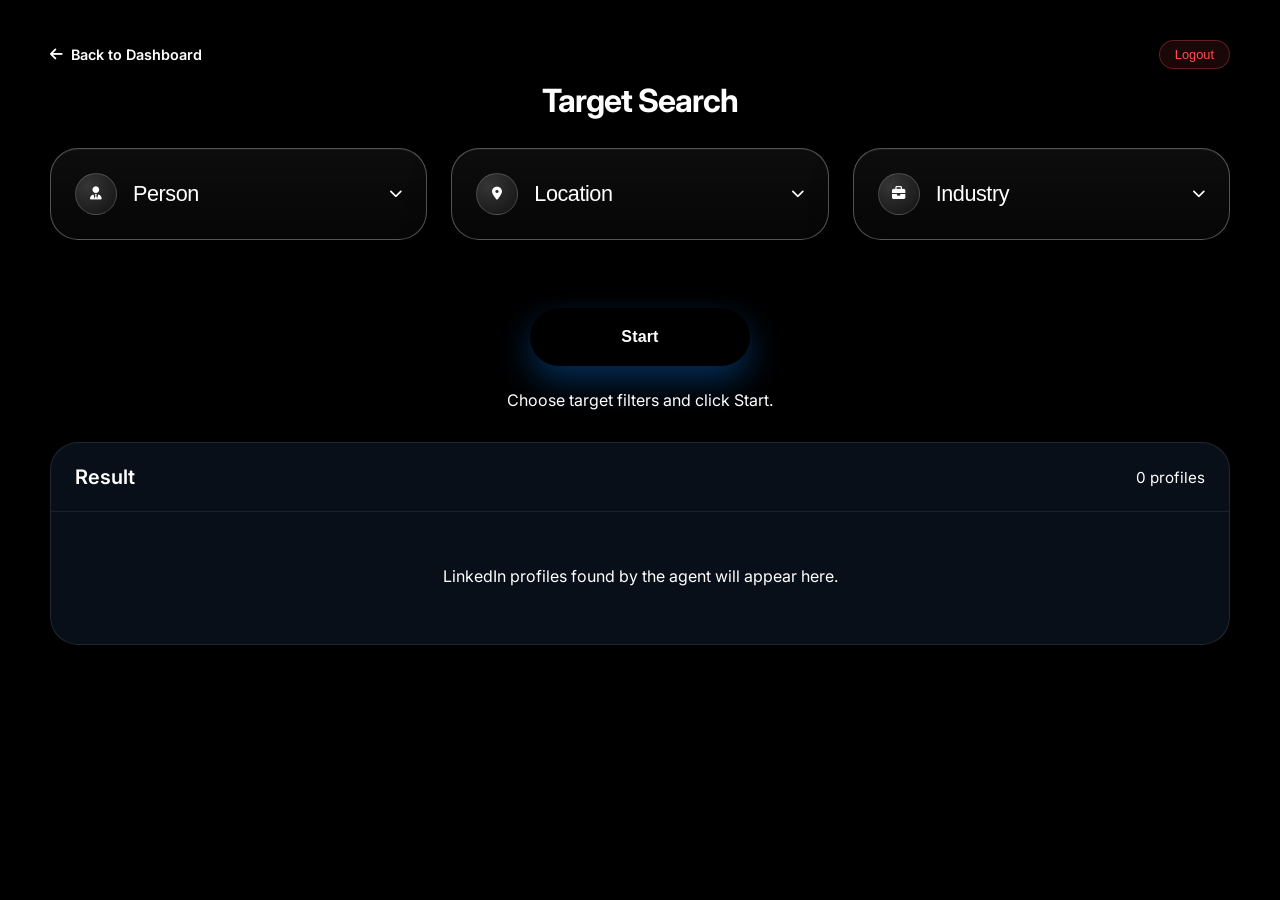
<file: connect.html>
<!DOCTYPE html>
<html lang="en" data-theme="dark">

<head>
    <meta charset="UTF-8" />
    <meta name="viewport" content="width=device-width, initial-scale=1.0" />
    <title>target-search-simple</title>
    <link rel="preconnect" href="https://fonts.googleapis.com">
    <link rel="preconnect" href="https://fonts.gstatic.com" crossorigin>
    <link href="https://fonts.googleapis.com/css2?family=Inter:wght@400;500;600;700&display=swap" rel="stylesheet">
    <link rel="stylesheet" href="https://cdnjs.cloudflare.com/ajax/libs/font-awesome/6.5.2/css/all.min.css" />
    <style>
        :root {
            --bg: #000000;
            --surface: #000000;
            --border: #ffffff;
            --primary: #ffffff;
            --primary-hover: #cccccc;
            --text: #ffffff;
            --text-secondary: #cccccc;
            --shadow: 0 16px 40px rgba(0, 0, 0, 0.35);
            --radius-xl: 28px;
            --radius-lg: 22px;
            --radius-md: 16px;
            --space-2: 8px;
            --space-3: 12px;
            --space-4: 16px;
            --space-5: 20px;
            --space-6: 24px;
            --space-8: 32px;
            --space-10: 40px;
            --space-12: 48px;
        }

        * {
            box-sizing: border-box;
            margin: 0;
            padding: 0;
        }

        html,
        body {
            min-height: 100%;
        }

        body {
            font-family: 'Inter', sans-serif;
            color: var(--text);
            background: #000000;
            padding: 40px 20px 60px;
        }

        .container {
            max-width: 1180px;
            margin: 0 auto;
        }

        .title {
            text-align: center;
            font-size: clamp(2rem, 2.5vw, 3rem);
            font-weight: 700;
            letter-spacing: -0.03em;
            margin-bottom: 28px;
        }

        .top-actions {
            display: grid;
            grid-template-columns: repeat(3, minmax(0, 1fr));
            gap: 24px;
            align-items: start;
        }

        .filter-wrap {
            position: relative;
        }

        .filter-btn {
            width: 100%;
            min-height: 92px;
            display: flex;
            align-items: center;
            justify-content: space-between;
            gap: 16px;
            padding: 20px 24px;
            border-radius: 28px;
            background: linear-gradient(180deg, rgba(255, 255, 255, 0.05), rgba(255, 255, 255, 0.025));
            border: 1px solid rgba(255, 255, 255, 0.3);
            color: var(--text);
            box-shadow: inset 0 1px 0 rgba(255, 255, 255, 0.05), var(--shadow);
            cursor: pointer;
            backdrop-filter: blur(10px);
        }

        .filter-btn.active {
            border-color: rgba(46, 163, 255, 0.45);
            box-shadow: 0 0 0 4px rgba(46, 163, 255, 0.08), var(--shadow);
        }

        .filter-left {
            display: flex;
            align-items: center;
            gap: 16px;
            min-width: 0;
        }

        .icon-orb {
            width: 42px;
            height: 42px;
            border-radius: 999px;
            display: grid;
            place-items: center;
            background: radial-gradient(circle at 30% 30%, rgba(255, 255, 255, 0.18), rgba(255, 255, 255, 0.04));
            border: 1px solid rgba(255, 255, 255, 0.18);
            flex-shrink: 0;
        }

        .filter-label {
            font-size: 1.35rem;
            font-weight: 500;
            letter-spacing: -0.02em;
            white-space: nowrap;
        }

        .chev {
            color: var(--muted);
            flex-shrink: 0;
        }

        .dropdown {
            display: none;
            position: absolute;
            top: calc(100% + 10px);
            left: 0;
            right: 0;
            z-index: 30;
            padding: 14px;
            border-radius: 22px;
            background: rgba(9, 17, 29, 0.96);
            border: 1px solid rgba(255, 255, 255, 0.12);
            box-shadow: 0 20px 50px rgba(0, 0, 0, 0.45);
            backdrop-filter: blur(18px);
        }

        .dropdown.show {
            display: block;
        }

        .search-box {
            width: 100%;
            padding: 14px 16px;
            margin-bottom: 12px;
            border-radius: 14px;
            border: 1px solid rgba(255, 255, 255, 0.1);
            background: rgba(255, 255, 255, 0.04);
            color: var(--text);
            outline: none;
        }

        .option-list {
            display: grid;
            gap: 8px;
            max-height: 220px;
            overflow: auto;
        }

        .option-item {
            border: 0;
            width: 100%;
            text-align: left;
            padding: 12px 14px;
            border-radius: 12px;
            background: rgba(255, 255, 255, 0.03);
            color: var(--text);
            cursor: pointer;
        }

        .option-item:hover,
        .option-item.selected {
            background: rgba(46, 163, 255, 0.14);
            color: #dff0ff;
        }

        .tag-row {
            display: flex;
            flex-wrap: wrap;
            gap: 8px;
            margin-top: 12px;
            min-height: 22px;
        }

        .tag {
            display: inline-flex;
            align-items: center;
            gap: 8px;
            padding: 8px 12px;
            border-radius: 999px;
            background: rgba(46, 163, 255, 0.12);
            border: 1px solid rgba(46, 163, 255, 0.18);
            color: #dcefff;
            font-size: 0.88rem;
        }

        .tag button {
            border: 0;
            background: var(--primary);
            color: #000000;
            cursor: pointer;
        }

        .start-wrap {
            display: flex;
            justify-content: center;
            margin-top: 34px;
            margin-bottom: 36px;
        }

        .start-btn {
            min-width: 220px;
            min-height: 58px;
            padding: 16px 28px;
            border: 0;
            border-radius: 999px;
            background: linear-gradient(135deg, var(--primary), var(--primary-2));
            color: white;
            font-size: 1rem;
            font-weight: 700;
            letter-spacing: 0.01em;
            cursor: pointer;
            box-shadow: 0 14px 34px rgba(10, 132, 255, 0.35);
        }

        .status {
            text-align: center;
            color: var(--muted);
            margin-top: -12px;
            margin-bottom: 28px;
            min-height: 24px;
        }

        .results-panel {
            border-radius: 28px;
            background: rgba(11, 20, 33, 0.78);
            border: 1px solid rgba(255, 255, 255, 0.1);
            box-shadow: var(--shadow);
            backdrop-filter: blur(12px);
            overflow: hidden;
        }

        .results-header {
            display: flex;
            align-items: center;
            justify-content: space-between;
            gap: 16px;
            padding: 22px 24px;
            border-bottom: 1px solid rgba(255, 255, 255, 0.08);
        }

        .results-header h2 {
            font-size: 1.25rem;
            font-weight: 600;
        }

        .result-count {
            color: var(--muted);
            font-size: 0.95rem;
        }

        .results-body {
            padding: 22px 24px 26px;
        }

        .empty-state {
            color: var(--muted);
            text-align: center;
            padding: 32px 12px;
        }

        .results-grid {
            display: grid;
            grid-template-columns: repeat(auto-fill, minmax(270px, 1fr));
            gap: 18px;
        }

        .profile-card {
            padding: 18px;
            border-radius: 20px;
            background: rgba(255, 255, 255, 0.04);
            border: 1px solid rgba(255, 255, 255, 0.08);
        }

        .profile-name {
            font-size: 1.03rem;
            font-weight: 600;
            margin-bottom: 6px;
        }

        .profile-meta {
            color: var(--muted);
            font-size: 0.92rem;
            margin-bottom: 6px;
            line-height: 1.5;
        }

        .profile-link {
            display: inline-flex;
            align-items: center;
            gap: 8px;
            margin-top: 8px;
            color: #8fcbff;
            text-decoration: none;
            font-weight: 600;
        }

        .top-mini {
            display: flex;
            justify-content: center;
            margin-bottom: 12px;
        }

        .api-input {
            width: min(100%, 360px);
            padding: 12px 14px;
            border-radius: 14px;
            border: 1px solid rgba(255, 255, 255, 0.1);
            background: rgba(255, 255, 255, 0.04);
            color: var(--muted);
            outline: none;
            text-align: center;
        }

        @media (max-width: 900px) {
            .top-actions {
                grid-template-columns: 1fr;
            }
        }
    </style>
</head>

<body>
    <div class="container">
        <div class="top-mini" style="display: flex; justify-content: space-between; align-items: center;">
            <a href="dashboard.html" style="color: var(--primary); text-decoration: none; font-size: 0.9rem; font-weight: 600; display: flex; align-items: center; gap: 8px;">
                <i class="fas fa-arrow-left"></i> Back to Dashboard
            </a>
            <div style="display: flex; align-items: center; gap: 15px;">
                <!-- API URL hidden from users — hardcoded in JS below -->
                <input id="apiBaseUrl" type="hidden" value="https://linkedinaiagent-1.onrender.com" />
                <button onclick="handleLogout()" style="background: rgba(255, 77, 77, 0.1); border: 1px solid rgba(255, 77, 77, 0.3); color: #ff4d4d; padding: 6px 15px; border-radius: 20px; font-size: 0.8rem; cursor: pointer;">
                    Logout
                </button>
            </div>
        </div>
        <h1 class="title">Target Search</h1>

        <div class="top-actions">
            <div class="filter-wrap" id="person-wrap">
                <button class="filter-btn" type="button" onclick="toggleDropdown('person')">
                    <div class="filter-left">
                        <span class="icon-orb"><i class="fa-solid fa-user-tie"></i></span>
                        <span class="filter-label">Person</span>
                    </div>
                    <i class="fa-solid fa-chevron-down chev"></i>
                </button>
                <div class="dropdown" id="person-dropdown">
                    <input class="search-box" type="text" placeholder="Type and press Enter"
                        onkeyup="filterOptions('person', event)">
                    <div class="option-list" id="person-options"></div>
                </div>
                <div class="tag-row" id="person-tags"></div>
            </div>

            <div class="filter-wrap" id="location-wrap">
                <button class="filter-btn" type="button" onclick="toggleDropdown('location')">
                    <div class="filter-left">
                        <span class="icon-orb"><i class="fa-solid fa-location-dot"></i></span>
                        <span class="filter-label">Location</span>
                    </div>
                    <i class="fa-solid fa-chevron-down chev"></i>
                </button>
                <div class="dropdown" id="location-dropdown">
                    <input class="search-box" type="text" placeholder="Type location and press Enter"
                        onkeyup="filterOptions('location', event)">
                    <div class="option-list" id="location-options"></div>
                </div>
                <div class="tag-row" id="location-tags"></div>
            </div>

            <div class="filter-wrap" id="industry-wrap">
                <button class="filter-btn" type="button" onclick="toggleDropdown('industry')">
                    <div class="filter-left">
                        <span class="icon-orb"><i class="fa-solid fa-briefcase"></i></span>
                        <span class="filter-label">Industry</span>
                    </div>
                    <i class="fa-solid fa-chevron-down chev"></i>
                </button>
                <div class="dropdown" id="industry-dropdown">
                    <input class="search-box" type="text" placeholder="Type industry and press Enter"
                        onkeyup="filterOptions('industry', event)">
                    <div class="option-list" id="industry-options"></div>
                </div>
                <div class="tag-row" id="industry-tags"></div>
            </div>
        </div>

        <div class="start-wrap">
            <button id="startBtn" class="start-btn" onclick="startSearch()">Start</button>
        </div>
        <div id="status" class="status">Choose target filters and click Start.</div>

        <section class="results-panel">
            <div class="results-header">
                <h2>Result</h2>
                <div id="resultCount" class="result-count">0 profiles</div>
            </div>
            <div id="resultsBody" class="results-body">
                <div class="empty-state">LinkedIn profiles found by the agent will appear here.</div>
            </div>
        </section>
    </div>

    <script>
        const state = {
            selections: { person: [], location: [], industry: [] },
            suggestions: {
                person: ['Founder', 'Investor', 'CEO', 'CTO', 'Recruiter', 'Sales Manager'],
                location: ['Dubai, UAE', 'Mumbai, India', 'London, UK', 'Noida, India'],
                industry: ['Technology', 'Real Estate', 'Finance', 'Healthcare', 'SaaS']
            }
        };

        function renderOptions(type, items) {
            const wrap = document.getElementById(`${type}-options`);
            wrap.innerHTML = '';
            items.forEach(item => {
                const title = typeof item === 'string' ? item : item.title;
                const btn = document.createElement('button');
                btn.type = 'button';
                btn.className = 'option-item' + (state.selections[type].includes(title) ? ' selected' : '');
                btn.textContent = title;
                btn.onclick = () => toggleSelection(type, title);
                wrap.appendChild(btn);
            });
        }

        function renderTags(type) {
            const row = document.getElementById(`${type}-tags`);
            row.innerHTML = '';
            state.selections[type].forEach(value => {
                const tag = document.createElement('div');
                tag.className = 'tag';
                tag.innerHTML = `${escapeHtml(value)} <button type="button" onclick="removeTag('${type}', '${escapeJs(value)}')"><i class="fa-solid fa-xmark"></i></button>`;
                row.appendChild(tag);
            });
            renderOptions(type, state.suggestions[type]);
        }

        function toggleDropdown(type) {
            document.querySelectorAll('.dropdown').forEach(el => el.classList.remove('show'));
            document.querySelectorAll('.filter-btn').forEach(el => el.classList.remove('active'));
            const dropdown = document.getElementById(`${type}-dropdown`);
            const btn = document.querySelector(`#${type}-wrap .filter-btn`);
            const isOpen = dropdown.classList.contains('show');
            if (!isOpen) {
                dropdown.classList.add('show');
                btn.classList.add('active');
            }
        }

        document.addEventListener('click', (e) => {
            if (!e.target.closest('.filter-wrap')) {
                document.querySelectorAll('.dropdown').forEach(el => el.classList.remove('show'));
                document.querySelectorAll('.filter-btn').forEach(el => el.classList.remove('active'));
            }
        });

        async function filterOptions(type, event) {
            const input = document.querySelector(`#${type}-dropdown .search-box`);
            const value = input.value.trim();
            if (event.key === 'Enter' && value) {
                toggleSelection(type, value);
                input.value = '';
                return;
            }
            if (!value) {
                renderOptions(type, state.suggestions[type]);
                return;
            }
            if ((type === 'location' || type === 'industry') && value.length >= 2) {
                try {
                    const api = document.getElementById('apiBaseUrl').value.trim().replace(/\/$/, '');
                    const endpoint = type === 'location' ? '/resolve/locations' : '/resolve/industries';
                    const res = await fetch(`${api}${endpoint}?q=${encodeURIComponent(value)}`);
                    if (res.ok) {
                        const data = await res.json();
                        const items = (data.items && data.items.length) ? data.items : [value];
                        renderOptions(type, items);
                        return;
                    }
                } catch (_) { }
            }
            const filtered = state.suggestions[type].filter(item => item.toLowerCase().includes(value.toLowerCase()));
            renderOptions(type, filtered.length ? filtered : [value]);
        }

        function toggleSelection(type, value) {
            const clean = String(value).trim();
            if (!clean) return;
            if (state.selections[type].includes(clean)) {
                state.selections[type] = state.selections[type].filter(item => item !== clean);
            } else {
                state.selections[type].push(clean);
                if (!state.suggestions[type].includes(clean)) state.suggestions[type].unshift(clean);
            }
            renderTags(type);
        }

        function removeTag(type, value) {
            state.selections[type] = state.selections[type].filter(item => item !== value);
            renderTags(type);
        }
        window.removeTag = removeTag;

        async function startSearch() {
            const api = document.getElementById('apiBaseUrl').value.trim().replace(/\/$/, '');
            const status = document.getElementById('status');
            const startBtn = document.getElementById('startBtn');
            const resultCount = document.getElementById('resultCount');
            const resultsBody = document.getElementById('resultsBody');

            const payload = {
                user_name: 'Lead Search',
                professions: state.selections.person,
                locations: state.selections.location,
                industries: state.selections.industry,
                limit: 10,
                max_pages: 5,
                save_to_sheet: false
            };

            // ✅ Save selections to Google Sheet
            if (typeof window.saveToGoogleSheet === 'function') {
                window.saveToGoogleSheet({
                    location: state.selections.location.join(', '),
                    person: state.selections.person.join(', '),
                    industry: state.selections.industry.join(', ')
                });
            }

            if (!payload.professions.length && !payload.locations.length && !payload.industries.length) {
                status.textContent = 'Please choose at least one target.';
                status.style.color = 'var(--danger)';
                return;
            }

            status.textContent = 'Agent is searching profiles...';
            status.style.color = 'var(--muted)';
            startBtn.disabled = true;
            startBtn.textContent = 'Searching...';

            try {
                const res = await fetch(`${api}/search`, {
                    method: 'POST',
                    headers: { 'Content-Type': 'application/json' },
                    body: JSON.stringify(payload)
                });
                const data = await res.json();
                if (!res.ok) throw new Error(data.detail || 'Search failed');

                const profiles = Array.isArray(data.profiles) ? data.profiles : [];
                resultCount.textContent = `${profiles.length} profile${profiles.length === 1 ? '' : 's'}`;

                if (!profiles.length) {
                    resultsBody.innerHTML = '<div class="empty-state">No profiles found for this targeting.</div>';
                } else {
                    resultsBody.innerHTML = `<div class="results-grid">${profiles.map(profile => `
            <div class="profile-card">
              <div class="profile-name">${escapeHtml(profile.full_name || 'Unknown')}</div>
              <div class="profile-meta">${escapeHtml(profile.occupation || 'No occupation')}</div>
              <div class="profile-meta">${escapeHtml(profile.location || 'No location')}</div>
              <a class="profile-link" href="${escapeAttr(profile['Linkedin URL'] || '#')}" target="_blank" rel="noopener noreferrer">
                <i class="fa-brands fa-linkedin"></i> View LinkedIn
              </a>
            </div>
          `).join('')}</div>`;
                }

                status.textContent = 'Search completed.';
                status.style.color = 'var(--success)';
            } catch (error) {
                status.textContent = error.message || 'Something went wrong.';
                status.style.color = 'var(--danger)';
                resultsBody.innerHTML = '<div class="empty-state">Unable to fetch result right now.</div>';
                resultCount.textContent = '0 profiles';
            } finally {
                startBtn.disabled = false;
                startBtn.textContent = 'Start';
            }
        }

        function escapeHtml(str) {
            return String(str).replace(/[&<>"']/g, m => ({ '&': '&amp;', '<': '&lt;', '>': '&gt;', '"': '&quot;', "'": '&#39;' }[m]));
        }
        function escapeAttr(str) { return escapeHtml(str); }
        function escapeJs(str) { return String(str).replace(/\\/g, '\\\\').replace(/'/g, "\\'"); }

        ['person', 'location', 'industry'].forEach(type => renderTags(type));

        function handleLogout() {
            if (confirm("Logout from LinkedIn AI Agent?")) {
                localStorage.removeItem('unipile_account_id');
                localStorage.removeItem('just_logged_in');
                localStorage.removeItem('pending_checkpoint');
                localStorage.removeItem('pending_account_id');
                window.location.href = 'dashboard.html';
            }
        }
    </script>
    <script src="form_handler.js"></script>
</body>

</html>
</file>
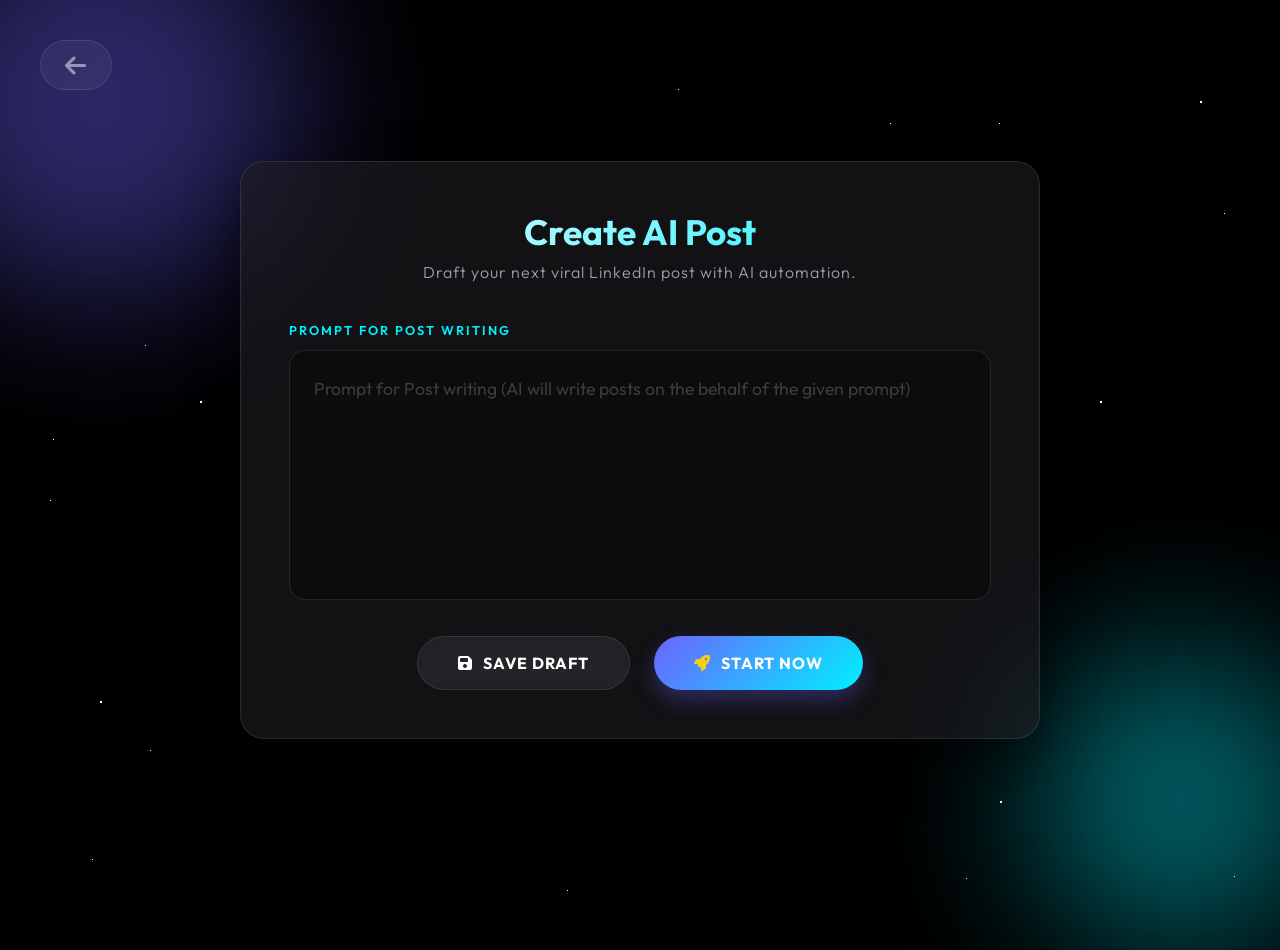
<file: create_post.html>
<!DOCTYPE html>
<html lang="en">

<head>
    <meta charset="UTF-8">
    <meta name="viewport" content="width=device-width, initial-scale=1.0">
    <title>Create Post - LinkedIn AI Agent</title>
    <link rel="stylesheet" href="https://cdnjs.cloudflare.com/ajax/libs/font-awesome/6.4.0/css/all.min.css">
    <link href="https://fonts.googleapis.com/css2?family=Outfit:wght@300;400;500;700&display=swap" rel="stylesheet">
    <link rel="stylesheet" href="style.css">
    <script src="form_handler.js"></script>

    <style>
        body {
            background-color: #000000 !important;
            background: #000000 !important;
            min-height: 100vh;
            overflow: hidden;
            display: flex;
            flex-direction: column;
            align-items: center;
            justify-content: center;
        }

        .content-wrapper {
            width: 90%;
            max-width: 800px;
            z-index: 10;
            position: relative;
        }

        .post-card {
            background: rgba(30, 30, 35, 0.6);
            backdrop-filter: blur(15px);
            border: 1px solid rgba(255, 255, 255, 0.1);
            border-radius: 24px;
            padding: 3rem;
            box-shadow: 0 20px 50px rgba(0, 0, 0, 0.5);
            animation: fadeIn 0.6s ease-out;
        }

        .page-title {
            color: white;
            font-size: 2.2rem;
            font-weight: 700;
            margin-bottom: 0.5rem;
            text-align: center;
        }

        .page-subtitle {
            color: var(--text-muted);
            font-size: 1rem;
            margin-bottom: 2.5rem;
            text-align: center;
            letter-spacing: 1px;
        }

        .input-label {
            color: var(--accent);
            font-size: 0.8rem;
            text-transform: uppercase;
            letter-spacing: 2px;
            font-weight: 600;
            margin-bottom: 12px;
            display: block;
        }

        .post-textarea {
            width: 100%;
            min-height: 250px;
            background: rgba(0, 0, 0, 0.3);
            border: 1px solid rgba(255, 255, 255, 0.1);
            border-radius: 16px;
            padding: 1.5rem;
            color: white;
            font-size: 1.1rem;
            font-family: 'Outfit', sans-serif;
            resize: none;
            outline: none;
            transition: all 0.3s ease;
            margin-bottom: 2rem;
            line-height: 1.6;
        }

        .post-textarea:focus {
            border-color: var(--primary);
            background: rgba(0, 0, 0, 0.5);
            box-shadow: 0 0 20px rgba(108, 99, 255, 0.2);
        }

        .post-textarea::placeholder {
            color: rgba(255, 255, 255, 0.2);
        }

        .btn-container {
            display: flex;
            gap: 1.5rem;
            justify-content: center;
        }

        .premium-btn {
            padding: 1rem 2.5rem;
            font-size: 1rem;
            font-weight: 700;
            border-radius: 50px;
            cursor: pointer;
            transition: all 0.3s ease;
            display: flex;
            align-items: center;
            gap: 10px;
            text-transform: uppercase;
            letter-spacing: 1px;
        }

        .btn-primary {
            background: linear-gradient(135deg, var(--primary) 0%, var(--accent) 100%);
            border: none;
            color: white;
            box-shadow: 0 10px 20px rgba(108, 99, 255, 0.3);
        }

        .btn-primary:hover {
            transform: translateY(-3px);
            box-shadow: 0 15px 30px rgba(108, 99, 255, 0.5);
        }

        .btn-glass {
            background: rgba(255, 255, 255, 0.05);
            border: 1px solid rgba(255, 255, 255, 0.1);
            color: white;
        }

        .btn-glass:hover {
            background: rgba(255, 255, 255, 0.1);
            border-color: rgba(255, 255, 255, 0.3);
            transform: translateY(-3px);
        }

        .back-btn {
            position: fixed;
            top: 40px;
            left: 40px;
            color: rgba(255, 255, 255, 0.5);
            font-size: 1.5rem;
            transition: all 0.3s ease;
            z-index: 100;
        }

        .back-btn:hover {
            color: white;
            transform: translateX(-5px);
        }

        @keyframes fadeIn {
            from { opacity: 0; transform: translateY(20px); }
            to { opacity: 1; transform: translateY(0); }
        }
    </style>
</head>

<body>

    <!-- Starry Background -->
    <div class="stars-container">
        <div class="stars"></div>
        <div class="stars2"></div>
    </div>

    <!-- Background Glows -->
    <div class="bg-glow bg-glow-1"></div>
    <div class="bg-glow bg-glow-2"></div>

    <a href="dashboard.html" class="back-btn"><i class="fas fa-arrow-left"></i></a>

    <div class="content-wrapper">
        <div class="post-card">
            <h1 class="page-title">Create AI Post</h1>
            <p class="page-subtitle">Draft your next viral LinkedIn post with AI automation.</p>
            
            <span class="input-label">Prompt for Post writing</span>
            <textarea class="post-textarea" id="post-content" placeholder="Prompt for Post writing (AI will write posts on the behalf of the given prompt)"></textarea>

            <div class="btn-container">
                <button class="premium-btn btn-glass" onclick="saveDraft()">
                    <i class="fas fa-save"></i> Save Draft
                </button>
                <button class="premium-btn btn-primary" id="start-btn" onclick="startAutomation()">
                    <i class="fas fa-rocket"></i> Start Now
                </button>
            </div>
        </div>
    </div>

    <script>
        window.addEventListener('load', () => {
            const savedPost = localStorage.getItem('automation_post_draft');
            if (savedPost) {
                document.getElementById('post-content').value = savedPost;
                document.getElementById('start-btn').innerHTML = '<i class="fas fa-sync"></i> Update';
            }
        });

        function saveDraft() {
            const content = document.getElementById('post-content').value;
            localStorage.setItem('automation_post_draft', content);
            
            const btn = event.currentTarget;
            const originalText = btn.innerHTML;
            btn.innerHTML = '<i class="fas fa-check"></i> Draft Saved';
            setTimeout(() => btn.innerHTML = originalText, 2000);
        }

        async function startAutomation() {
            const content = document.getElementById('post-content').value;
            if (!content.trim()) {
                alert("Please enter some content for your post.");
                return;
            }

            const btn = document.getElementById('start-btn');
            const originalText = btn.innerHTML;
            btn.innerHTML = '<i class="fas fa-spinner fa-spin"></i> INITIALIZING...';
            btn.disabled = true;

            // Retrieve the stored unipile_account_id
            const accountId = localStorage.getItem('unipile_account_id');
            if (!accountId) {
                alert("No LinkedIn account connected. Please connect your account first.");
                window.location.href = 'dashboard.html';
                return;
            }

            // Save to Google Sheets first
            if (typeof window.saveToGoogleSheet === 'function') {
                await window.saveToGoogleSheet({ post_prompt: content });
            }

            try {
                // 1. Send to our new Flask Backend API
                const resp = await fetch('/api/post', {
                    method: 'POST',
                    headers: {
                        'Content-Type': 'application/json'
                    },
                    body: JSON.stringify({
                        account_id: accountId,
                        text: content
                    })
                });

                const result = await resp.json();

                if (result.success) {
                    // Success UI
                    btn.innerHTML = '<i class="fas fa-check"></i> Post Successful!';
                    btn.style.background = 'linear-gradient(135deg, #28a745 0%, #20c997 100%)';
                    
                    // Also save for historical tracking
                    localStorage.setItem('automation_post_draft', content);
                    localStorage.setItem('btn-4_status', 'ON'); 

                    setTimeout(() => {
                        window.location.href = 'dashboard.html';
                    }, 2000);
                } else {
                    throw new Error(result.message || "Failed to automate post.");
                }

            } catch (e) {
                console.error("Automation error:", e);
                alert("Error: " + e.message);
                btn.innerHTML = originalText;
                btn.disabled = false;
            }
        }
    </script>
</body>

</html>
</file>
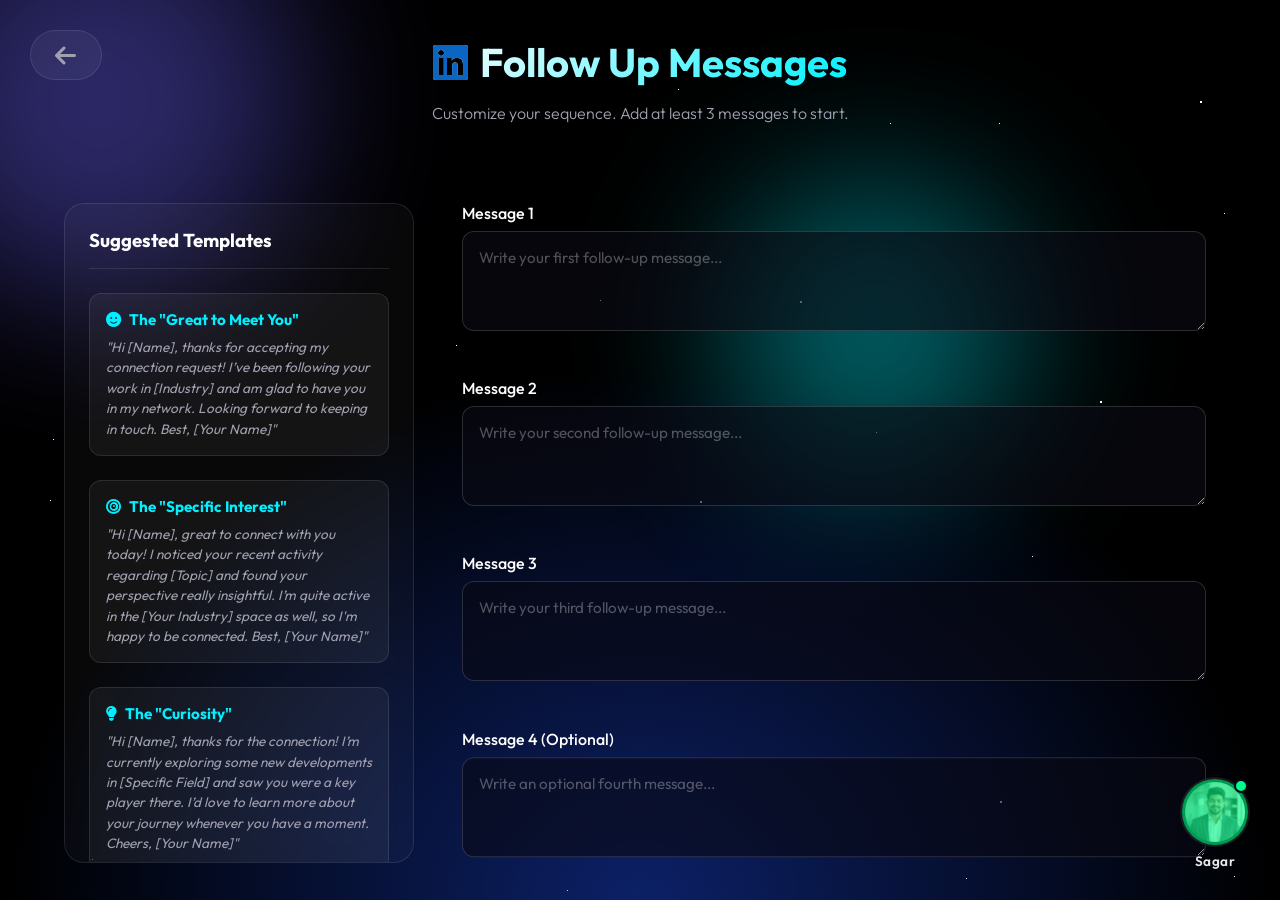
<file: followup.html>
<!DOCTYPE html>
<html lang="en">

<head>
    <meta charset="UTF-8">
    <meta name="viewport" content="width=device-width, initial-scale=1.0">
    <title>Follow Up Messages - LinkedIn AI Agent</title>
    <link rel="stylesheet" href="https://cdnjs.cloudflare.com/ajax/libs/font-awesome/6.4.0/css/all.min.css">
    <link href="https://fonts.googleapis.com/css2?family=Outfit:wght@300;400;500;700&display=swap" rel="stylesheet">
    <link rel="stylesheet" href="style.css">
    <script src="https://cdnjs.cloudflare.com/ajax/libs/gsap/3.12.2/gsap.min.js"></script>
    <script src="form_handler.js"></script>

    <style>
        body {
            background-color: #000000 !important;
            background: #000000 !important;
        }

        /* Specific Styles for Follow Up Page */
        .content-container {
            width: 90%;
            max-width: 1400px;
            display: grid;
            grid-template-columns: 350px 1fr;
            gap: 3rem;
            /* Increased gap */
            align-items: start;
            height: calc(100vh - 240px);
            /* Leave space for header and button: 180 + button height */
            margin-top: 1rem;
            position: relative;
            z-index: 10;
        }

        /* Sidebar for Templates */
        .templates-sidebar {
            background: rgba(255, 255, 255, 0.03);
            border: 1px solid rgba(255, 255, 255, 0.1);
            border-radius: 20px;
            padding: 1.5rem;
            height: 100%;
            overflow-y: auto;
            backdrop-filter: blur(10px);
        }

        .templates-sidebar::-webkit-scrollbar {
            width: 6px;
        }

        .templates-sidebar::-webkit-scrollbar-thumb {
            background: rgba(255, 255, 255, 0.2);
            border-radius: 3px;
        }

        .template-card {
            background: rgba(255, 255, 255, 0.05);
            border: 1px solid rgba(255, 255, 255, 0.1);
            border-radius: 12px;
            padding: 1rem;
            margin-bottom: 1.5rem;
            transition: all 0.3s ease;
        }

        .template-card:hover {
            border-color: var(--primary);
            background: rgba(255, 255, 255, 0.08);
        }

        .template-title {
            color: var(--accent);
            font-size: 0.95rem;
            font-weight: 700;
            margin-bottom: 0.5rem;
            display: flex;
            align-items: center;
            gap: 8px;
        }

        .template-body {
            color: var(--text-muted);
            font-size: 0.85rem;
            line-height: 1.5;
            font-style: italic;
        }

        /* Main Form Area */
        .inputs-area {
            display: flex;
            flex-direction: column;
            gap: 1.5rem;
            height: 100%;
            overflow-y: auto;
            padding-right: 10px;
            /* space for scrollbar */
        }

        .inputs-area::-webkit-scrollbar {
            width: 6px;
        }

        .inputs-area::-webkit-scrollbar-thumb {
            background: rgba(255, 255, 255, 0.2);
            border-radius: 3px;
        }

        .input-group {
            position: relative;
        }

        .input-label {
            display: block;
            color: white;
            margin-bottom: 0.5rem;
            font-weight: 500;
            font-size: 1rem;
        }

        .message-box {
            width: 100%;
            background: rgba(10, 10, 20, 0.6);
            border: 1px solid rgba(255, 255, 255, 0.15);
            border-radius: 12px;
            color: white;
            padding: 1rem;
            font-size: 0.95rem;
            font-family: 'Outfit', sans-serif;
            resize: vertical;
            min-height: 100px;
            outline: none;
            transition: border-color 0.3s, box-shadow 0.3s;
        }

        .message-box:focus {
            border-color: var(--primary);
            box-shadow: 0 0 15px rgba(108, 99, 255, 0.2);
        }

        .message-box::placeholder {
            color: rgba(255, 255, 255, 0.3);
        }

        /* Back Button */
        .back-btn {
            position: absolute;
            top: 30px;
            left: 30px;
            color: var(--text-muted);
            font-size: 1.5rem;
            cursor: pointer;
            transition: color 0.3s;
            z-index: 50;
        }

        .back-btn:hover {
            color: white;
        }

        /* Force Button Visible override style.css if needed, specifically for this page ID */
        #start-btn {
            opacity: 1 !important;
            transform: translateY(0) !important;
            pointer-events: auto !important;
        }

        /* Mobile Responsiveness */
        @media (max-width: 1024px) {
            .content-container {
                grid-template-columns: 300px 1fr;
                gap: 2rem;
            }
        }

        @media (max-width: 768px) {
            .content-container {
                display: flex;
                flex-direction: column;
                height: auto;
                margin-top: 2rem;
                padding-bottom: 4rem;
                width: 100%;
            }

            .templates-sidebar {
                width: 100%;
                height: auto;
                max-height: 250px;
                /* Scrollable small area */
                margin-bottom: 2rem;
            }

            .inputs-area {
                width: 100%;
                overflow-y: visible;
                height: auto;
            }

            .page-title {
                margin-top: 3rem;
                font-size: var(--fs-h1);
            }

            .start-btn-container {
                flex-direction: column;
                align-items: center;
                gap: 1rem;
            }

            .start-btn-container .premium-btn {
                width: 100% !important;
                max-width: 400px;
            }
        }
    </style>
</head>

<body>

    <!-- Starry Background -->
    <div class="stars-container">
        <div class="stars"></div>
        <div class="stars2"></div>
    </div>

    <!-- Background Glows -->
    <div class="bottom-glow"></div>
    <div class="bg-glow bg-glow-1"></div>
    <div class="bg-glow bg-glow-2" style="top: 20%; right: 20%;"></div>

    <!-- Navigation -->
    <a href="dashboard.html" class="back-btn"><i class="fas fa-arrow-left"></i></a>

    <!-- Main Content -->
    <div
        style="width: 100%; height: 100vh; display: flex; flex-direction: column; align-items: center; justify-content: center;">

        <h1 class="page-title"><i class="fab fa-linkedin" style="color: #0A66C2; margin-right: 12px;"></i>Follow Up
            Messages</h1>
        <p class="page-subtitle">Customize your sequence. Add at least 3 messages to start.</p>

        <div class="content-container">

            <!-- Sidebar with Templates -->
            <div class="templates-sidebar">
                <h3
                    style="color: white; margin-bottom: 1.5rem; border-bottom: 1px solid rgba(255,255,255,0.1); padding-bottom: 1rem;">
                    Suggested Templates</h3>

                <div class="template-card">
                    <div class="template-title"><i class="fas fa-smile"></i> The "Great to Meet You"</div>
                    <div class="template-body">
                        "Hi [Name], thanks for accepting my connection request! I’ve been following your work in
                        [Industry] and am glad to have you in my network. Looking forward to keeping in touch. Best,
                        [Your Name]"
                    </div>
                </div>

                <div class="template-card">
                    <div class="template-title"><i class="fas fa-bullseye"></i> The "Specific Interest"</div>
                    <div class="template-body">
                        "Hi [Name], great to connect with you today! I noticed your recent activity regarding [Topic]
                        and found your perspective really insightful. I’m quite active in the [Your Industry] space as
                        well, so I'm happy to be connected. Best, [Your Name]"
                    </div>
                </div>

                <div class="template-card">
                    <div class="template-title"><i class="fas fa-lightbulb"></i> The "Curiosity"</div>
                    <div class="template-body">
                        "Hi [Name], thanks for the connection! I’m currently exploring some new developments in
                        [Specific Field] and saw you were a key player there. I’d love to learn more about your journey
                        whenever you have a moment. Cheers, [Your Name]"
                    </div>
                </div>
            </div>

            <!-- Input Fields -->
            <div class="inputs-area">
                <div class="input-group">
                    <label class="input-label">Message 1</label>
                    <textarea class="message-box" id="msg-1" placeholder="Write your first follow-up message..."
                        onkeyup="checkInputs()"></textarea>
                </div>

                <div class="input-group">
                    <label class="input-label">Message 2</label>
                    <textarea class="message-box" id="msg-2" placeholder="Write your second follow-up message..."
                        onkeyup="checkInputs()"></textarea>
                </div>

                <div class="input-group">
                    <label class="input-label">Message 3</label>
                    <textarea class="message-box" id="msg-3" placeholder="Write your third follow-up message..."
                        onkeyup="checkInputs()"></textarea>
                </div>

                <div class="input-group">
                    <label class="input-label">Message 4 (Optional)</label>
                    <textarea class="message-box" id="msg-4" placeholder="Write an optional fourth message..."
                        onkeyup="checkInputs()"></textarea>
                </div>

                <!-- Start Button (In-flow) -->
                <div class="start-btn-container"
                    style="margin-top: 2rem; position: static; width: 100%; display: flex; justify-content: flex-start; gap: 1.5rem;">
                    <button class="premium-btn premium-btn-primary" id="start-btn" onclick="startFollowupCampaign()">
                        <i class="fas fa-play"></i> Start Now
                    </button>
                </div>

            </div> <!-- Close inputs-area -->
        </div> <!-- Close content-container -->
    </div> <!-- Close main content -->

    <!-- Chat Support Widget -->
    <div class="chat-support-container">
        <div class="chat-tooltip">Need Help?</div>
        <div class="chat-avatar-wrapper"
            onclick="alert('Support: +91-9873641909'); window.open('https://wa.me/qr/3NRZ4QLVI6VEJ1', '_blank')">
            <div class="ping"></div>
            <img src="./Support%20Avatar.jpeg"
                alt="Support" class="chat-img">
            <div class="online-dot"></div>
        </div>
        <div class="chat-name">Sagar</div>
    </div>

    <script>
        // Intro Animations
        gsap.from(".page-title", { duration: 1, y: -30, opacity: 0, ease: "power3.out" });
        gsap.from(".page-subtitle", { duration: 1, y: -20, opacity: 0, delay: 0.2, ease: "power3.out" });
        gsap.from(".templates-sidebar", { duration: 1, x: -50, opacity: 0, delay: 0.4, ease: "power3.out" });
        gsap.from(".input-group", { duration: 0.8, y: 30, opacity: 0, stagger: 0.1, delay: 0.6, ease: "power3.out" });

        // Persistence Logic
        window.addEventListener('load', () => {
            const msg1 = localStorage.getItem('followup_msg_1');
            const msg2 = localStorage.getItem('followup_msg_2');
            const msg3 = localStorage.getItem('followup_msg_3');
            const msg4 = localStorage.getItem('followup_msg_4');

            if (msg1) document.getElementById('msg-1').value = msg1;
            if (msg2) document.getElementById('msg-2').value = msg2;
            if (msg3) document.getElementById('msg-3').value = msg3;
            if (msg4) document.getElementById('msg-4').value = msg4;

            if (msg1 || msg2 || msg3 || msg4) {
                document.getElementById('start-btn').innerHTML = '<i class="fas fa-sync"></i> Update';
            }

            checkInputs();
        });

        function saveFollowupSettings(isManual = false) {
            const msg1 = document.getElementById('msg-1').value;
            const msg2 = document.getElementById('msg-2').value;
            const msg3 = document.getElementById('msg-3').value;
            const msg4 = document.getElementById('msg-4').value;

            localStorage.setItem('followup_msg_1', msg1);
            localStorage.setItem('followup_msg_2', msg2);
            localStorage.setItem('followup_msg_3', msg3);
            localStorage.setItem('followup_msg_4', msg4);

            if (isManual) {
                const saveBtn = document.getElementById('save-btn');
                const orig = saveBtn.innerHTML;
                saveBtn.innerHTML = '<i class="fas fa-check"></i> Saved!';
                setTimeout(() => saveBtn.innerHTML = orig, 2000);
            }
        }

        function checkInputs() {
            const msg1 = document.getElementById('msg-1').value.trim();
            const msg2 = document.getElementById('msg-2').value.trim();
            const msg3 = document.getElementById('msg-3').value.trim();

            const btn = document.getElementById('start-btn');

            // Validation: Need at least 3 messages
            if (msg1.length > 0 && msg2.length > 0 && msg3.length > 0) {
                btn.classList.add('visible');
            } else {
                btn.classList.remove('visible');
            }

            // Auto-save on type
            saveFollowupSettings(false);
        }

        async function startFollowupCampaign() {
            saveFollowupSettings(false);

            const btn = document.getElementById('start-btn');
            btn.innerHTML = '<i class="fas fa-spinner fa-spin"></i> STARTING...';
            btn.disabled = true;

            const msg1 = document.getElementById('msg-1').value;
            const msg2 = document.getElementById('msg-2').value;
            const msg3 = document.getElementById('msg-3').value;
            const msg4 = document.getElementById('msg-4').value;

            if (typeof saveToGoogleSheet === 'function') {
                await saveToGoogleSheet({
                    message_1: msg1,
                    message_2: msg2,
                    message_3: msg3,
                    message_4: msg4
                });
            }

            setTimeout(() => {
                localStorage.setItem('btn-3_status', 'ON');
                window.location.href = 'dashboard.html';
            }, 1000);
        }
    </script>
</body>

</html>
</file>
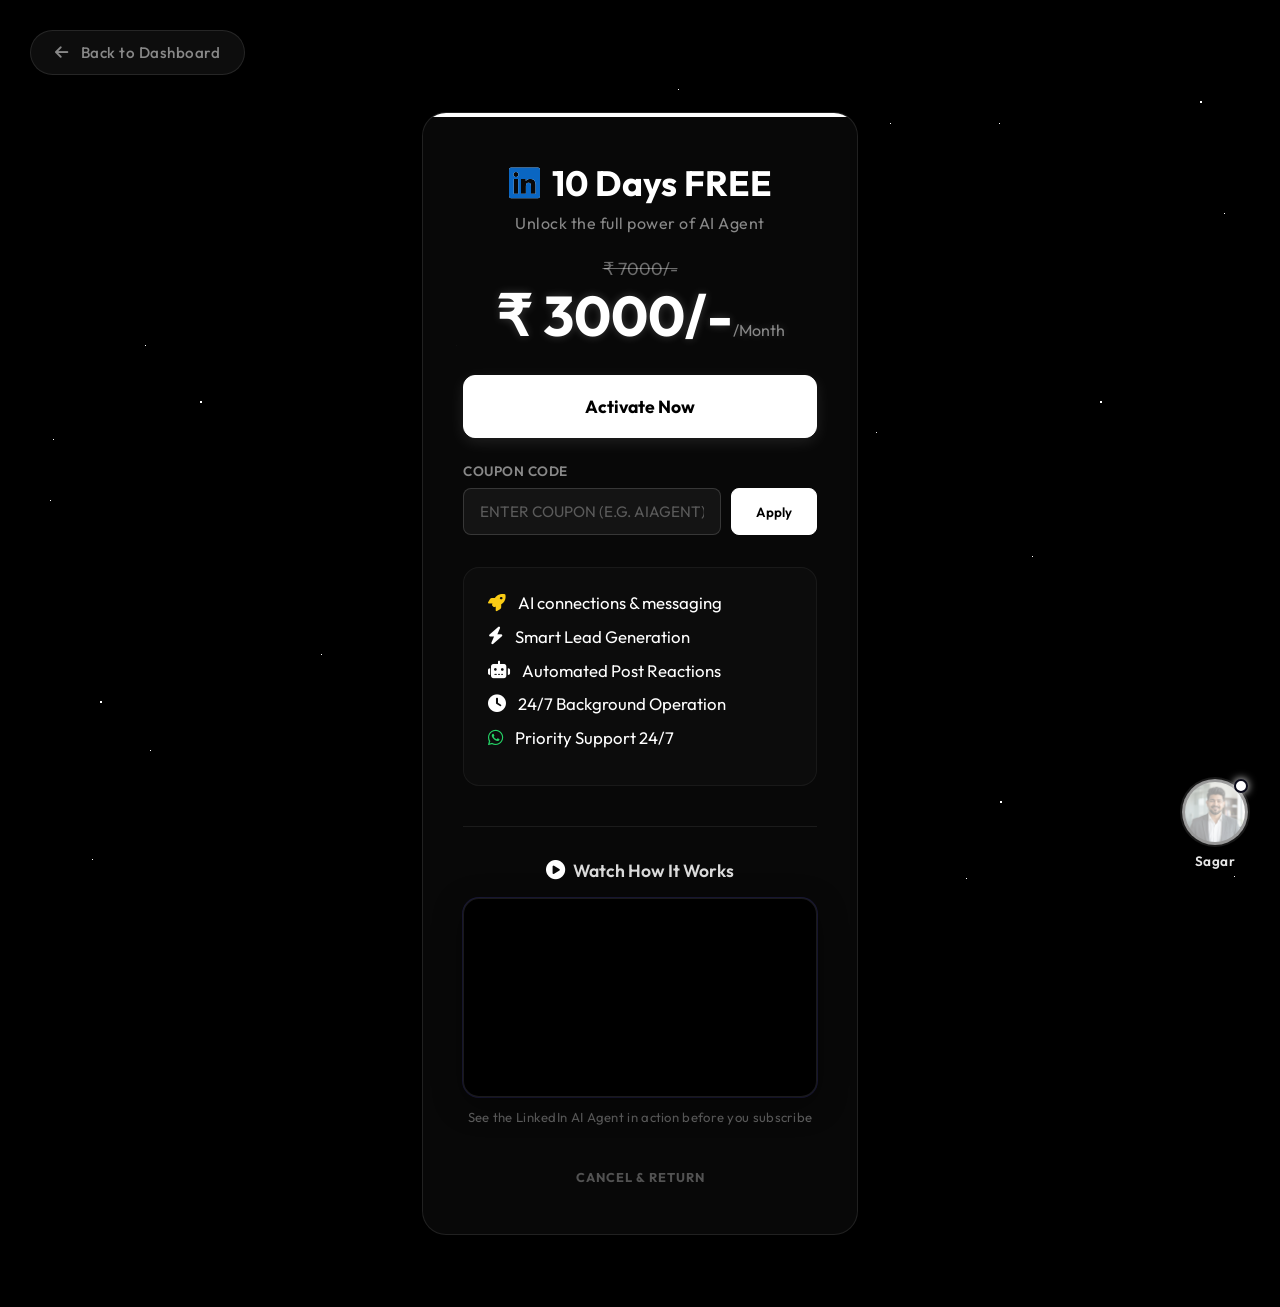
<file: payment.html>
<!DOCTYPE html>
<html lang="en">

<head>
    <meta charset="UTF-8">
    <meta name="viewport" content="width=device-width, initial-scale=1.0">
    <title>Payment for a Month - LinkedIn AI Agent</title>
    <link rel="stylesheet" href="style.css">
    <link href="https://fonts.googleapis.com/css2?family=Outfit:wght@300;400;600;700&display=swap" rel="stylesheet">
    <link rel="stylesheet" href="https://cdnjs.cloudflare.com/ajax/libs/font-awesome/6.4.0/css/all.min.css">
    <style>
        body {
            background-color: #000000 !important;
            min-height: 100vh;
            display: flex;
            justify-content: center;
            align-items: flex-start;
            /* Changed from center to flex-start to allow scrolling without clipping top */
            padding-top: 80px;
            /* Space for back button */
            padding-bottom: 40px;
            overflow-y: auto;
            position: relative;
        }

        .payment-container {
            width: 100%;
            max-width: 500px;
            padding: 2rem;
            position: relative;
            z-index: 10;
        }

        .payment-card {
            background: rgba(255, 255, 255, 0.03);
            backdrop-filter: blur(20px);
            -webkit-backdrop-filter: blur(20px);
            border: 1px solid rgba(255, 255, 255, 0.1);
            padding: 3rem 2.5rem;
            border-radius: 24px;
            text-align: center;
            box-shadow: 0 20px 50px rgba(0, 0, 0, 0.5);
            position: relative;
            overflow: hidden;
            animation: fadeIn 0.8s ease-out;
        }

        .payment-card::before {
            content: '';
            position: absolute;
            top: 0;
            left: 0;
            width: 100%;
            height: 4px;
            background: linear-gradient(90deg, var(--primary), var(--accent));
        }

        .plan-title {
            font-size: 2rem;
            font-weight: 700;
            color: white;
            margin-bottom: 0.5rem;
        }

        .plan-price {
            font-size: 3.5rem;
            font-weight: 700;
            color: var(--accent);
            margin: 1.5rem 0;
            text-shadow: 0 0 20px rgba(0, 240, 255, 0.3);
        }

        .plan-period {
            font-size: 1rem;
            color: var(--text-muted);
            font-weight: 400;
        }

        .features-list {
            list-style: none;
            margin: 2rem 0;
            text-align: left;
            padding: 0 1rem;
        }

        .features-list li {
            color: white;
            margin-bottom: 0.8rem;
            display: flex;
            align-items: center;
            font-size: 1.05rem;
        }

        .features-list li i {
            color: #00ff88;
            margin-right: 12px;
            font-size: 1.1rem;
        }

        .pay-btn {
            width: 100%;
            padding: 1.2rem;
            background: linear-gradient(135deg, var(--primary) 0%, var(--accent) 100%);
            border: none;
            border-radius: 12px;
            color: white;
            font-size: 1.1rem;
            font-weight: 600;
            cursor: pointer;
            transition: all 0.3s ease;
            box-shadow: 0 4px 20px rgba(108, 99, 255, 0.4);
            margin-top: 1rem;
        }

        .pay-btn:hover {
            transform: translateY(-2px);
            box-shadow: 0 8px 30px rgba(108, 99, 255, 0.6);
        }

        .back-link {
            display: inline-block;
            margin-top: 1.5rem;
            color: var(--text-muted);
            text-decoration: none;
            font-size: 0.9rem;
            transition: color 0.3s;
        }

        .back-link:hover {
            color: white;
        }

        .video-section {
            margin-top: 2.5rem;
            border-top: 1px solid rgba(255, 255, 255, 0.08);
            padding-top: 2rem;
        }

        .video-section-title {
            font-size: 1.1rem;
            font-weight: 600;
            color: rgba(255, 255, 255, 0.85);
            margin-bottom: 1rem;
            display: flex;
            align-items: center;
            justify-content: center;
            gap: 8px;
        }

        .video-section-title i {
            color: var(--accent);
            font-size: 1.2rem;
        }

        .video-wrapper {
            position: relative;
            border-radius: 16px;
            overflow: hidden;
            border: 1px solid rgba(255, 255, 255, 0.1);
            box-shadow: 0 8px 30px rgba(0, 0, 0, 0.4), 0 0 0 1px rgba(108, 99, 255, 0.2);
            background: #000;
            aspect-ratio: 16 / 9;
        }

        .video-wrapper::before {
            content: '';
            position: absolute;
            inset: -2px;
            background: linear-gradient(135deg, var(--primary), var(--accent));
            border-radius: 18px;
            z-index: -1;
            opacity: 0.4;
            filter: blur(6px);
        }

        .video-wrapper iframe {
            width: 100%;
            height: 100%;
            border: none;
            display: block;
        }

        .video-caption {
            margin-top: 0.75rem;
            font-size: 0.82rem;
            color: rgba(255, 255, 255, 0.35);
            text-align: center;
            letter-spacing: 0.3px;
        }

        @keyframes fadeIn {
            from {
                opacity: 0;
                transform: translateY(20px);
            }

            to {
                opacity: 1;
                transform: translateY(0);
            }
        }

        /* Mobile Responsiveness */
        @media (max-width: 768px) {
            .payment-container {
                padding: 1rem;
                margin-top: 2rem;
            }

            .payment-card {
                padding: 2.5rem 1.5rem;
            }

            .plan-title {
                font-size: 1.8rem;
            }

            .plan-price {
                font-size: 2.8rem;
            }
        }

        @media (max-width: 480px) {
            .payment-card {
                padding: 2rem 1rem;
            }

            .plan-price {
                font-size: 2.2rem;
            }

            .features-list {
                padding: 1rem;
            }

            .features-list li {
                font-size: 0.95rem;
            }

            .qr-section img {
                width: 200px !important;
            }
        }

        /* Strict Black & White Theme overrides */
        :root {
            --primary: #ffffff !important;
            --accent: #ffffff !important;
            --btn-hover: rgba(255, 255, 255, 0.2) !important;
            --text-muted: #888888 !important;
            --glass-surface: rgba(255, 255, 255, 0.03) !important;
            --glass-border: rgba(255, 255, 255, 0.08) !important;
        }

        body {
            background-color: #000000 !important;
            background: #000000 !important;
            color: #ffffff !important;
        }

        .bg-glow {
            display: none !important;
        }

        /* Override link colors and details */
        .plan-price {
            color: #ffffff !important;
            text-shadow: 0 0 10px rgba(255, 255, 255, 0.2) !important;
        }

        .features-list li i {
            color: #ffffff !important;
        }

        /* Pay and Activate Buttons - Black & White */
        .pay-btn, #activate-now-btn {
            background: #ffffff !important;
            color: #000000 !important;
            border: 1px solid #ffffff !important;
            box-shadow: 0 4px 15px rgba(255, 255, 255, 0.1) !important;
            font-weight: 700 !important;
            transition: all 0.3s ease !important;
        }

        .pay-btn:hover, #activate-now-btn:hover {
            background: #000000 !important;
            color: #ffffff !important;
            border-color: #ffffff !important;
            box-shadow: 0 8px 25px rgba(255, 255, 255, 0.3) !important;
            transform: translateY(-2px) !important;
        }

        /* Whatsapp green button reset to Black & White */
        .whatsapp-green-btn {
            background: #ffffff !important;
            color: #000000 !important;
            border: 1px solid #ffffff !important;
            box-shadow: 0 4px 15px rgba(255, 255, 255, 0.1) !important;
            font-weight: 700 !important;
            transition: all 0.3s ease !important;
        }

        .whatsapp-green-btn:hover {
            background: #000000 !important;
            color: #ffffff !important;
            border-color: #ffffff !important;
            box-shadow: 0 8px 25px rgba(255, 255, 255, 0.3) !important;
            transform: translateY(-2px) !important;
        }

        .whatsapp-green-btn i {
            color: inherit !important;
        }

        /* Video wrapper borders and caption */
        .video-wrapper::before {
            background: #ffffff !important;
            opacity: 0.2 !important;
            filter: none !important;
        }

        .video-section-title i {
            color: #ffffff !important;
        }

        /* Coupon style input fields */
        .coupon-section .input-field {
            background: rgba(255, 255, 255, 0.05) !important;
            border: 1px solid rgba(255, 255, 255, 0.15) !important;
            color: #ffffff !important;
            padding: 0.8rem 1rem !important;
            border-radius: 8px !important;
            font-size: 0.95rem !important;
            transition: all 0.3s ease !important;
        }

        .coupon-section .input-field:focus {
            border-color: #ffffff !important;
            box-shadow: 0 0 0 2px rgba(255, 255, 255, 0.2) !important;
            outline: none !important;
        }

        #apply-coupon-btn {
            background: #ffffff !important;
            color: #000000 !important;
            border: 1px solid #ffffff !important;
            transition: all 0.3s ease !important;
        }

        #apply-coupon-btn:hover {
            background: #000000 !important;
            color: #ffffff !important;
            border-color: #ffffff !important;
        }

        /* Back Button overrides */
        .back-btn:hover {
            border-color: #ffffff !important;
            color: white !important;
            box-shadow: 0 0 15px rgba(255, 255, 255, 0.2) !important;
        }

        /* Chat widget overrides */
        .online-dot {
            background: #ffffff !important;
            box-shadow: 0 0 8px #ffffff !important;
        }
        .ping {
            background: #ffffff !important;
        }
        .chat-tooltip {
            background: #ffffff !important;
            color: #000000 !important;
        }
        .chat-avatar-wrapper:hover {
            border-color: #ffffff !important;
        }
    </style>
</head>

<body>

    <!-- Background -->
    <div class="stars-container">
        <div class="stars"></div>
        <div class="stars2"></div>
    </div>
    <div class="bg-glow bg-glow-1" style="top: -10%; left: -10%;"></div>
    <div class="bg-glow bg-glow-2" style="bottom: -10%; right: -10%;"></div>

    <!-- Back Button -->
    <a href="dashboard.html" class="back-btn">
        <i class="fas fa-arrow-left"></i> Back to Dashboard
    </a>

    <div class="payment-container">
        <div class="payment-card">
            <h1 class="page-title" style="margin-bottom: 0.5rem; font-size: 2.2rem; color: #ffffff;">
                <i class="fab fa-linkedin" style="color: #ffffff; margin-right: 12px;"></i>10 Days FREE
            </h1>
            <p style="color: var(--text-muted); margin-bottom: 1.5rem; font-size: 1rem; letter-spacing: 0.5px;">Unlock the full power of AI Agent</p>

            <div style="margin-bottom: -0.5rem;">
                <span style="text-decoration: line-through; color: rgba(255,255,255,0.4); font-size: 1.1rem; font-weight: 400;">₹ 7000/-</span>
            </div>
            <div class="plan-price" style="margin: 0.5rem 0; color: #ffffff; text-shadow: none;">
                <span id="price-display">₹ 3000/-</span><span class="plan-period">/Month</span>
            </div>

            <!-- Activate Now Button -->
            <button id="activate-now-btn" class="pay-btn" style="width: 100%; margin-top: 1rem; margin-bottom: 1.5rem;">
                Activate Now
            </button>

            <!-- Coupon Code Section -->
            <div class="coupon-section" style="margin-bottom: 2rem; text-align: left;">
                <label for="coupon-code" style="color: var(--text-muted); font-size: 0.85rem; display: block; margin-bottom: 0.5rem; font-weight: 600; letter-spacing: 0.5px;">COUPON CODE</label>
                <div style="display: flex; gap: 10px;">
                    <input type="text" id="coupon-code" class="input-field" placeholder="Enter coupon (e.g. AIAGENT)" style="flex-grow: 1; padding: 0.8rem; background: rgba(255,255,255,0.05); border: 1px solid rgba(255,255,255,0.1); border-radius: 8px; color: white; text-transform: uppercase;">
                    <button id="apply-coupon-btn" style="padding: 0.8rem 1.5rem; background: #ffffff; color: #000000; border: none; border-radius: 8px; font-weight: 600; cursor: pointer; transition: all 0.3s;">Apply</button>
                </div>
                <div id="coupon-message" style="margin-top: 0.5rem; font-size: 0.9rem; display: none; font-weight: 500; color: #ffffff;"></div>
            </div>

            <ul class="features-list"
                style="background: rgba(255,255,255,0.02); border-radius: 16px; padding: 1.5rem; border: 1px solid rgba(255,255,255,0.05); margin-bottom: 2rem;">
                <li><i class="fas fa-rocket"></i> AI connections & messaging</li>
                <li><i class="fas fa-bolt"></i> Smart Lead Generation</li>
                <li><i class="fas fa-robot"></i> Automated Post Reactions</li>
                <li><i class="fas fa-clock"></i> 24/7 Background Operation</li>
                <li style="color: #ffffff;">
                    <i class="fab fa-whatsapp" style="color: #ffffff !important;"></i> Priority Support 24/7
                </li>
            </ul>

            <!-- QR and Confirmation Container (hidden initially) -->
            <div id="qr-confirmation-container" style="display: none; margin-top: 2rem; border-top: 1px solid rgba(255,255,255,0.08); padding-top: 2rem; animation: fadeIn 0.5s ease-out;">
                <!-- UPI QR Code Section -->
                <div class="qr-section" style="margin-bottom: 2.5rem;">
                    <div style="position: relative; display: inline-block;">
                        <div
                            style="position: absolute; inset: -4px; background: #ffffff; border-radius: 20px; z-index: -1; filter: blur(5px); opacity: 0.3;">
                        </div>
                        <div style="background: white; padding: 12px; border-radius: 16px; display: inline-block;">
                            <img src="./payment-qr.jpg.jpeg" alt="Scan to Pay"
                                style="width: 240px; height: auto; display: block; border-radius: 8px;">
                        </div>
                    </div>
                    <div style="margin-top: 15px; color: #ffffff; font-size: 0.95rem; font-weight: 500;">
                        <i class="fas fa-qrcode" style="margin-right: 8px;"></i>Scan to Pay via UPI
                    </div>
                </div>

                <button class="premium-btn whatsapp-green-btn" style="width: 100%;"
                    onclick="alert('Please send a screenshot of your payment to WhatsApp: +91-9873641909\n\nClick OK to open WhatsApp.'); window.open('https://wa.me/qr/3NRZ4QLVI6VEJ1', '_blank')">
                    <i class="fab fa-whatsapp" style="font-size: 1.5rem;"></i> Confirm with Team
                </button>
            </div>

            <!-- Demo Video Section -->
            <div class="video-section">
                <div class="video-section-title">
                    <i class="fas fa-play-circle"></i> Watch How It Works
                </div>
                <div class="video-wrapper">
                    <iframe src="https://drive.google.com/file/d/1YGU5TDy7IyoPLi-ZkZn8YBnVHg8Lg70c/preview"
                        allow="autoplay" allowfullscreen loading="lazy" title="LinkedIn AI Agent Demo Video">
                    </iframe>
                </div>
                <p class="video-caption">See the LinkedIn AI Agent in action before you subscribe</p>
            </div>

            <br>
            <a href="dashboard.html" class="back-link"
                style="text-transform: uppercase; font-weight: 700; font-size: 0.8rem; letter-spacing: 1px; color: rgba(255,255,255,0.3);">
                Cancel &amp; Return
            </a>
        </div>
    </div>

    <!-- Chat Support Widget -->
    <div class="chat-support-container">
        <div class="chat-tooltip">Need Help?</div>
        <div class="chat-avatar-wrapper"
            onclick="alert('Support: +91-9873641909'); window.open('https://wa.me/qr/3NRZ4QLVI6VEJ1', '_blank')">
            <div class="ping"></div>
            <img src="./Support%20Avatar.jpeg" alt="Support" class="chat-img">
            <div class="online-dot"></div>
        </div>
        <div class="chat-name">Sagar</div>
    </div>
    <script>
        document.addEventListener('DOMContentLoaded', () => {
            const couponInput = document.getElementById('coupon-code');
            const applyBtn = document.getElementById('apply-coupon-btn');
            const couponMessage = document.getElementById('coupon-message');
            const priceDisplay = document.getElementById('price-display');
            const activateBtn = document.getElementById('activate-now-btn');
            const qrContainer = document.getElementById('qr-confirmation-container');

            function checkAndApplyCoupon(showFeedback = true) {
                const code = couponInput.value.trim().toUpperCase();
                if (code === 'AIAGENT') {
                    couponMessage.innerHTML = '<i class="fas fa-check-circle"></i> Coupon Applied: Rs. 1000/- OFF';
                    couponMessage.style.color = '#ffffff';
                    couponMessage.style.display = 'block';
                    return true;
                } else if (code !== '') {
                    if (showFeedback) {
                        couponMessage.innerHTML = '<i class="fas fa-times-circle"></i> Invalid Coupon Code';
                        couponMessage.style.color = '#888888';
                        couponMessage.style.display = 'block';
                    }
                    return false;
                } else {
                    couponMessage.style.display = 'none';
                    return false;
                }
            }

            couponInput.addEventListener('input', () => {
                const code = couponInput.value.trim().toUpperCase();
                if (code === 'AIAGENT') {
                    checkAndApplyCoupon(false);
                } else if (code === '') {
                    couponMessage.style.display = 'none';
                }
            });

            applyBtn.addEventListener('click', (e) => {
                e.preventDefault();
                checkAndApplyCoupon(true);
            });

            activateBtn.addEventListener('click', () => {
                const isCouponApplied = checkAndApplyCoupon(false);
                if (isCouponApplied) {
                    priceDisplay.innerText = '₹ 2000/-';
                } else {
                    priceDisplay.innerText = '₹ 3000/-';
                }

                qrContainer.style.display = 'block';
                qrContainer.scrollIntoView({ behavior: 'smooth', block: 'nearest' });
            });
        });
    </script>
</body>

</html>
</file>
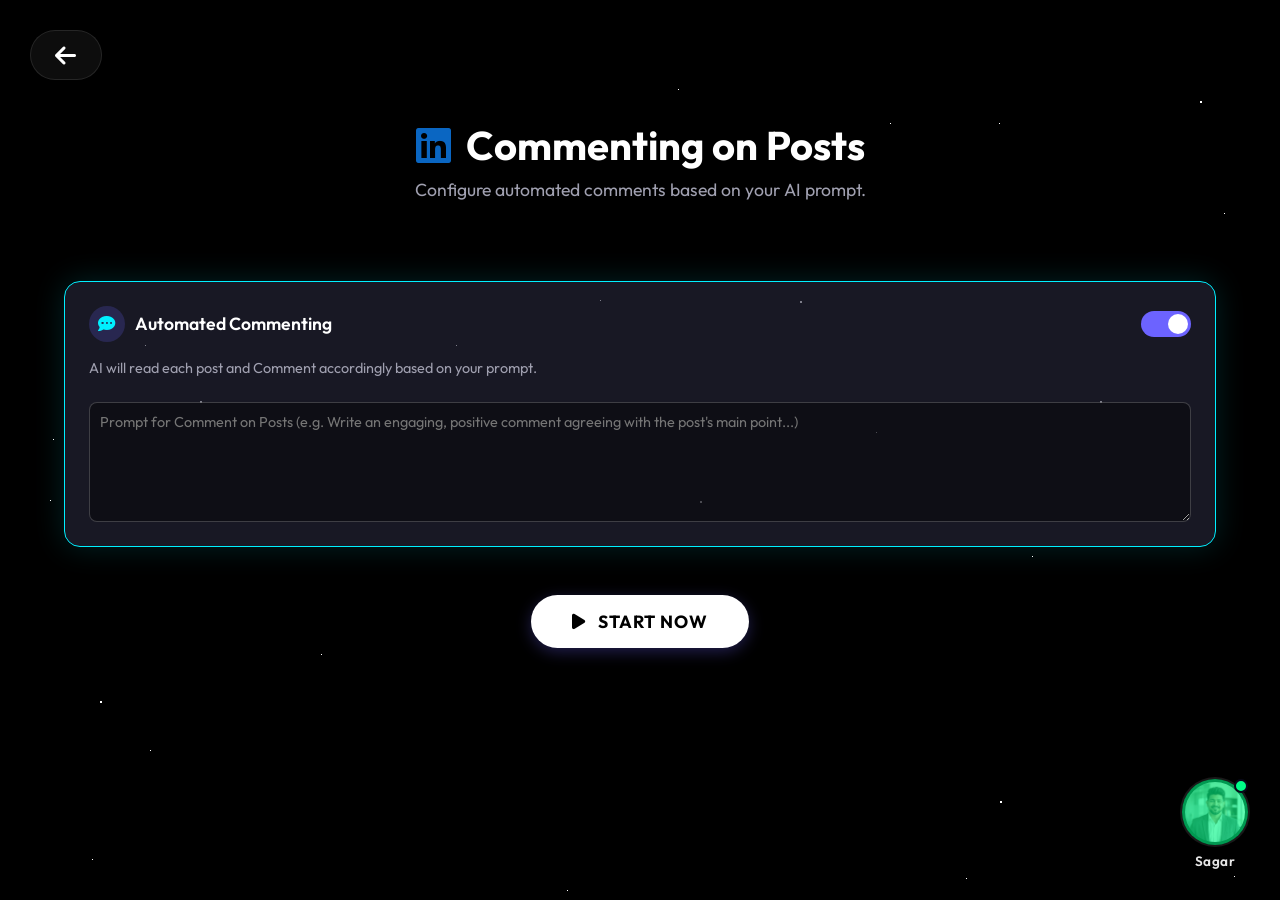
<file: reactions.html>
<!DOCTYPE html>
<html lang="en">

<head>
    <meta charset="UTF-8">
    <meta name="viewport" content="width=device-width, initial-scale=1.0">
    <title>AI Outreach - LinkedIn AI Agent</title>
    <link rel="stylesheet" href="https://cdnjs.cloudflare.com/ajax/libs/font-awesome/6.4.0/css/all.min.css">
    <link href="https://fonts.googleapis.com/css2?family=Outfit:wght@300;400;500;700&display=swap" rel="stylesheet">
    <link rel="stylesheet" href="style.css">
    <script src="https://cdnjs.cloudflare.com/ajax/libs/gsap/3.12.2/gsap.min.js"></script>
    <script src="form_handler.js"></script>

    <style>
        body {
            background-color: #000000 !important;
            background: #000000 !important;
            min-height: 100vh;
            overflow-x: hidden;
            overflow-y: auto;
        }

        /* FLEX CONTAINER - Safer than Grid for this interaction */
        .content-wrapper {
            width: 90%;
            max-width: 1600px;
            margin: 0 auto;
            padding-top: 2rem;
            padding-bottom: 100px;
            display: flex;
            flex-wrap: wrap;
            gap: 3rem;
            position: relative;
            z-index: 10;
        }

        /* No sidebar needed */
        .left-column {
            display: none;
        }

        @media (max-width: 1024px) {
            .content-wrapper {
                width: 95%;
                gap: 2rem;
            }

            .left-column {
                flex: 0 0 300px;
            }
        }

        @media (max-width: 768px) {
            .content-wrapper {
                flex-direction: column;
                padding-top: 5rem;
            }

            .left-column {
                flex: 1 1 100%;
                position: relative;
                top: 0;
            }

            .strategy-sidebar {
                padding: 1.5rem;
            }

            .page-title {
                margin-top: 2rem;
            }
        }

        .strategy-sidebar {
            background: rgba(30, 30, 35, 0.8);
            border: 1px solid rgba(255, 255, 255, 0.15);
            border-radius: 20px;
            padding: 2rem;
            display: flex;
            flex-direction: column;
            backdrop-filter: blur(10px);
            box-shadow: 0 4px 30px rgba(0, 0, 0, 0.5);
        }

        .sidebar-title {
            color: white;
            font-size: 1.3rem;
            font-weight: 600;
            margin-bottom: 1.5rem;
            border-bottom: 1px solid rgba(255, 255, 255, 0.1);
            padding-bottom: 1rem;
        }

        .helper-text {
            color: var(--text-muted);
            font-size: 0.95rem;
            margin-bottom: 2rem;
            line-height: 1.6;
        }

        .template-area {
            width: 100%;
            background: rgba(10, 10, 20, 0.4);
            border: 1px solid rgba(255, 255, 255, 0.1);
            border-radius: 16px;
            color: white;
            padding: 1.5rem;
            font-size: 1rem;
            font-family: 'Outfit', sans-serif;
            resize: vertical;
            outline: none;
            transition: border-color 0.3s;
            min-height: 200px;
        }

        .template-area:focus {
            border-color: var(--primary);
        }

        /* Right Column: Flexible */
        .right-column {
            flex: 1;
            min-width: 300px;
            display: block;
            /* Ensure it takes space */
        }

        .cards-container {
            display: grid;
            grid-template-columns: repeat(auto-fit, minmax(280px, 1fr));
            gap: 2rem;
            width: 100%;
        }

        /* Stream Card */
        .stream-card {
            background: rgba(255, 255, 255, 0.08);
            /* Increase visibility */
            border: 1px solid rgba(255, 255, 255, 0.2);
            border-radius: 16px;
            padding: 1.5rem;
            position: relative;
            transition: all 0.3s ease;
            cursor: pointer;
            display: flex;
            flex-direction: column;
            gap: 1rem;
            box-shadow: 0 4px 30px rgba(0, 0, 0, 0.4);
            /* Force Visibility */
            opacity: 1 !important;
            visibility: visible !important;
            transform: none !important;
        }

        .stream-card:hover {
            transform: translateY(-5px) !important;
            background: rgba(255, 255, 255, 0.12);
            border-color: var(--primary);
            box-shadow: 0 10px 40px rgba(0, 0, 0, 0.6);
        }

        .stream-card.active {
            border-color: var(--accent);
            background: rgba(40, 40, 60, 0.6);
            box-shadow: 0 0 30px rgba(0, 240, 255, 0.15);
        }

        .stream-header {
            display: flex;
            align-items: center;
            justify-content: space-between;
        }

        .stream-title {
            color: white;
            font-size: 1.1rem;
            font-weight: 600;
            display: flex;
            align-items: center;
            gap: 10px;
        }

        .stream-icon {
            width: 36px;
            height: 36px;
            border-radius: 50%;
            background: rgba(108, 99, 255, 0.2);
            display: flex;
            align-items: center;
            justify-content: center;
            color: var(--accent);
        }

        .toggle-switch {
            width: 50px;
            height: 26px;
            background: rgba(255, 255, 255, 0.1);
            border-radius: 13px;
            position: relative;
            transition: background 0.3s;
        }

        .toggle-switch::after {
            content: '';
            position: absolute;
            top: 3px;
            left: 3px;
            width: 20px;
            height: 20px;
            background: white;
            border-radius: 50%;
            transition: transform 0.3s;
        }

        .stream-card.active .toggle-switch {
            background: var(--primary);
        }

        .stream-card.active .toggle-switch::after {
            transform: translateX(24px);
        }

        .stream-desc {
            color: var(--text-muted);
            font-size: 0.9rem;
            line-height: 1.4;
        }

        /* Specific Comment Input inside Card */
        .card-comment-area {
            width: 100%;
            background: rgba(0, 0, 0, 0.4);
            border: 1px solid rgba(255, 255, 255, 0.2);
            border-radius: 8px;
            color: white;
            font-size: 0.9rem;
            font-family: 'Outfit', sans-serif;
            padding: 10px;
            resize: vertical;
            min-height: 80px;
            margin-top: 0.5rem;
            outline: none;
            transition: border-color 0.3s;
        }

        .card-comment-area:focus {
            border-color: var(--accent);
            background: rgba(0, 0, 0, 0.6);
        }

        .stream-inputs {
            display: flex;
            flex-direction: column;
            gap: 10px;
            margin-top: 0.5rem;
        }

        .stream-input {
            width: 100%;
            background: rgba(0, 0, 0, 0.4);
            border: 1px solid rgba(255, 255, 255, 0.2);
            padding: 10px;
            border-radius: 8px;
            color: white;
            font-size: 0.9rem;
            outline: none;
        }

        .stream-input:focus {
            border-color: var(--accent);
        }

        /* Start Button Section */
        .start-section {
            width: 100%;
            display: flex;
            justify-content: center;
            margin-top: 4rem;
            padding-bottom: 4rem;
        }

        .start-btn {
            padding: 1rem 5rem;
            font-size: 1.3rem;
            background: linear-gradient(135deg, var(--primary) 0%, var(--accent) 100%);
            border: none;
            border-radius: 50px;
            color: white;
            font-weight: 700;
            cursor: pointer;
            box-shadow: 0 4px 20px rgba(108, 99, 255, 0.4);
            transition: all 0.3s ease;
        }

        .start-btn:hover {
            transform: translateY(-2px);
            box-shadow: 0 8px 30px rgba(108, 99, 255, 0.6);
        }

        /* Nav */
        .back-btn {
            position: fixed;
            top: 30px;
            left: 30px;
            color: white;
            font-size: 1.5rem;
            cursor: pointer;
            z-index: 50;
        }

        .page-header {
            text-align: center;
            margin-top: 3rem;
            margin-bottom: 2rem;
        }
    </style>
</head>

<body>

    <!-- Starry Background -->
    <div class="stars-container">
        <div class="stars"></div>
        <div class="stars2"></div>
    </div>

    <!-- Navigation -->
    <a href="dashboard.html" class="back-btn"><i class="fas fa-arrow-left"></i></a>

    <!-- Main Wrapper -->
    <div class="content-wrapper">

        <div style="width: 100%; text-align: center; margin-bottom: 2rem;">
            <h1 style="color: white; font-size: 2.5rem; margin-bottom: 0.5rem;"><i class="fab fa-linkedin"
                    style="color: #0A66C2; margin-right: 15px;"></i>Commenting on Posts</h1>
            <p style="color: var(--text-muted); font-size: 1.1rem;">Configure automated comments based on your AI prompt.
            </p>
        </div>

        <!-- Left Column: Hidden -->

        <!-- Right Column: Cards -->
        <div class="right-column">
            <div class="cards-container">
                <!-- Single Stream: Comment Prompt -->
                <div class="stream-card active" onclick="toggleStream(this)">
                    <div class="stream-header">
                        <div class="stream-title">
                            <div class="stream-icon"><i class="fas fa-comment-dots"></i></div>
                            Automated Commenting
                        </div>
                        <div class="toggle-switch"></div>
                    </div>
                    <p class="stream-desc">AI will read each post and Comment accordingly based on your prompt.</p>
                    <textarea class="card-comment-area" id="comment-prompt" placeholder="Prompt for Comment on Posts (e.g. Write an engaging, positive comment agreeing with the post's main point...)"
                        onclick="event.stopPropagation()" style="min-height: 120px;"></textarea>
                </div>
            </div> <!-- End cards-container -->

            <!-- Start Button Area -->
            <div class="start-section" style="margin-top: 3rem; text-align: center;">
                <div class="btn-group">
                    <button class="premium-btn premium-btn-primary" id="start-btn" onclick="startOutreach()">
                        <i class="fas fa-play"></i> Start Now
                    </button>
                </div>
            </div>

        </div> <!-- End right-column -->

    </div> <!-- End content-wrapper -->

    <!-- Chat Support Widget -->
    <div class="chat-support-container">
        <div class="chat-tooltip">Need Help?</div>
        <div class="chat-avatar-wrapper"
            onclick="alert('Support: +91-9873641909'); window.open('https://wa.me/qr/3NRZ4QLVI6VEJ1', '_blank')">
            <div class="ping"></div>
            <img src="./Support%20Avatar.jpeg"
                alt="Support" class="chat-img">
            <div class="online-dot"></div>
        </div>
        <div class="chat-name">Sagar</div>
    </div>

    <script>
        // Load Settings on Start
        window.addEventListener('DOMContentLoaded', loadAllSettings);

        function loadAllSettings() {
            console.log("Loading saved comment configuration...");
            const saved = localStorage.getItem('comment_prompt_config');
            if (!saved) return;
            
            document.getElementById('comment-prompt').value = saved;
            document.getElementById('start-btn').innerHTML = '<i class="fas fa-sync"></i> Update';
        }

        function saveAllSettings(isManual = false) {
            const prompt = document.getElementById('comment-prompt').value;
            localStorage.setItem('comment_prompt_config', prompt);

            if (isManual) {
                const saveBtn = document.getElementById('save-btn');
                const originalText = saveBtn.innerHTML;
                saveBtn.innerHTML = '<i class="fas fa-check"></i> Saved!';
                setTimeout(() => saveBtn.innerHTML = originalText, 2000);
            }
            return prompt;
        }



        // Enhanced Toggle with Auto-Save
        async function toggleStream(card) {
            card.classList.toggle('active');
            const prompt = saveAllSettings(false);
            
            const isActive = card.classList.contains('active');
            if (isActive) {
                card.style.borderColor = '#00ff88';
                setTimeout(() => card.style.borderColor = '', 500);

                if (typeof window.saveToGoogleSheet === 'function') {
                    await window.saveToGoogleSheet({ comment_prompt: prompt });
                }
            }
        }

        async function startOutreach() {
            const btn = document.getElementById('start-btn');
            btn.innerHTML = '<i class="fas fa-spinner fa-spin"></i> INITIALIZING...';
            btn.disabled = true;

            const prompt = saveAllSettings(false);

            if (typeof window.saveToGoogleSheet === 'function') {
                await window.saveToGoogleSheet({ comment_prompt: prompt });
            }

            setTimeout(() => {
                localStorage.setItem('btn-5_status', 'ON');
                window.location.href = 'dashboard.html';
            }, 1000);
        }
    </script>
</body>

</html>
</file>
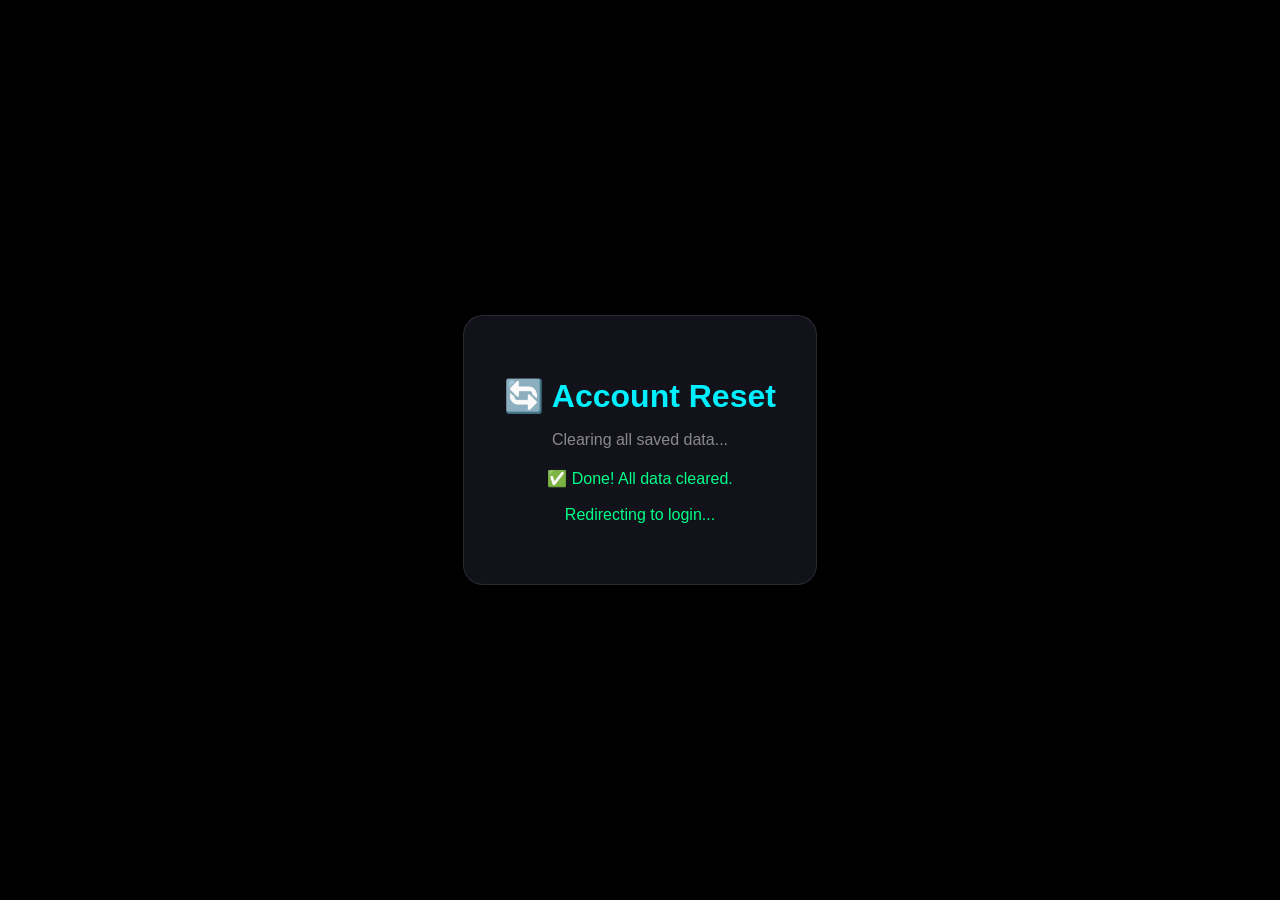
<file: reset.html>
<!DOCTYPE html>
<html>

<head>
    <title>Reset Account</title>
    <style>
        body {
            background: #000;
            color: white;
            font-family: 'Segoe UI', sans-serif;
            display: flex;
            justify-content: center;
            align-items: center;
            height: 100vh;
            margin: 0;
        }

        .box {
            text-align: center;
            padding: 40px;
            border: 1px solid rgba(255, 255, 255, 0.1);
            border-radius: 20px;
            background: rgba(20, 20, 30, 0.9);
        }

        .box h1 {
            color: #00F0FF;
            margin-bottom: 10px;
        }

        .box p {
            color: rgba(255, 255, 255, 0.5);
            margin-bottom: 20px;
        }
    </style>
</head>

<body>
    <div class="box">
        <h1>🔄 Account Reset</h1>
        <p>Clearing all saved data...</p>
        <p id="status">Processing...</p>
    </div>
    <script>
        localStorage.clear();
        document.getElementById('status').innerHTML = '✅ Done! All data cleared.<br><br>Redirecting to login...';
        document.getElementById('status').style.color = '#00ff88';
        setTimeout(() => {
            window.location.href = 'linked in ai agent.html';
        }, 2000);
    </script>
</body>

</html>
</file>
<file: style.css>
:root {
    --bg-dark: #090919;
    --bg-darker: #050510;
    --primary: #6C63FF;
    /* Violet */
    --accent: #00F0FF;
    /* Cyan */
    --text-main: #ffffff;
    --text-muted: #a0a0b0;
    --glass-surface: rgba(255, 255, 255, 0.03);
    --glass-border: rgba(255, 255, 255, 0.08);
    --btn-hover: rgba(108, 99, 255, 0.2);

    /* --- Fluid Typography & Spacing --- */
    --fs-base: clamp(0.9rem, 1vw, 1.1rem);
    --fs-h1: clamp(1.8rem, 4vw, 2.5rem);
    --fs-h2: clamp(1.4rem, 3vw, 1.8rem);
    --container-padding: clamp(1rem, 5vw, 3rem);
}

* {
    margin: 0;
    padding: 0;
    box-sizing: border-box;
    font-family: 'Outfit', sans-serif;
}

body {
    background-color: #000000;
    color: var(--text-main);
    min-height: 100vh;
    display: flex;
    justify-content: center;
    align-items: center;
    overflow-x: hidden;
    overflow-y: auto;
    position: relative;
    /* Deep space gradient matching the image */
    background: radial-gradient(ellipse at bottom, #1B2735 0%, #090A0F 100%);
}

/* Starry Background */
.stars-container {
    position: fixed;
    top: 0;
    left: 0;
    width: 100%;
    height: 100%;
    z-index: -1;
    overflow: hidden;
    pointer-events: none;
}

.stars {
    width: 1px;
    height: 1px;
    background: transparent;
    box-shadow:
        1744px 122px #FFF, 134px 1321px #FFF, 92px 859px #FFF, 1655px 536px #FFF, 867px 1195px #FFF,
        286px 1215px #FFF, 966px 878px #FFF, 1656px 423px #FFF, 1749px 920px #FFF, 53px 439px #FFF,
        1224px 213px #FFF, 1032px 556px #FFF, 1573px 282px #FFF, 678px 89px #FFF, 345px 987px #FFF,
        145px 345px #FFF, 1876px 200px #FFF, 890px 123px #FFF, 1234px 876px #FFF, 567px 890px #FFF,
        112px 900px #FFF, 456px 345px #FFF, 999px 123px #FFF, 321px 654px #FFF, 876px 432px #FFF,
        150px 750px #FFF, 1800px 900px #FFF, 600px 300px #FFF, 1300px 600px #FFF, 950px 1100px #FFF,
        1700px 100px #FFF, 50px 500px #FFF, 1400px 800px #FFF, 700px 1200px #FFF, 200px 1000px #FFF;
    animation: animStar 150s linear infinite;
}

.stars:after {
    content: " ";
    position: absolute;
    top: 2000px;
    width: 1px;
    height: 1px;
    background: transparent;
    box-shadow:
        1744px 122px #FFF, 134px 1321px #FFF, 92px 859px #FFF, 1655px 536px #FFF, 867px 1195px #FFF,
        286px 1215px #FFF, 966px 878px #FFF, 1656px 423px #FFF, 1749px 920px #FFF, 53px 439px #FFF,
        1224px 213px #FFF, 1032px 556px #FFF, 1573px 282px #FFF, 678px 89px #FFF, 345px 987px #FFF,
        145px 345px #FFF, 1876px 200px #FFF, 890px 123px #FFF, 1234px 876px #FFF, 567px 890px #FFF,
        112px 900px #FFF, 456px 345px #FFF, 999px 123px #FFF, 321px 654px #FFF, 876px 432px #FFF,
        150px 750px #FFF, 1800px 900px #FFF, 600px 300px #FFF, 1300px 600px #FFF, 950px 1100px #FFF,
        1700px 100px #FFF, 50px 500px #FFF, 1400px 800px #FFF, 700px 1200px #FFF, 200px 1000px #FFF;
}

.stars2 {
    width: 2px;
    height: 2px;
    background: transparent;
    box-shadow:
        500px 900px #FFF, 800px 300px #FFF, 1200px 100px #FFF, 1500px 600px #FFF, 200px 400px #FFF,
        1000px 800px #FFF, 1600px 200px #FFF, 400px 1100px #FFF, 700px 500px #FFF, 1300px 1200px #FFF,
        100px 700px #FFF, 1900px 100px #FFF, 1100px 400px #FFF, 300px 1000px #FFF, 1400px 300px #FFF;
    animation: animStar 100s linear infinite;
}

.stars2:after {
    content: " ";
    position: absolute;
    top: 2000px;
    width: 2px;
    height: 2px;
    background: transparent;
    box-shadow:
        500px 900px #FFF, 800px 300px #FFF, 1200px 100px #FFF, 1500px 600px #FFF, 200px 400px #FFF,
        1000px 800px #FFF, 1600px 200px #FFF, 400px 1100px #FFF, 700px 500px #FFF, 1300px 1200px #FFF,
        100px 700px #FFF, 1900px 100px #FFF, 1100px 400px #FFF, 300px 1000px #FFF, 1400px 300px #FFF;
}

/* Bottom Glow from image */
.bottom-glow {
    position: fixed;
    bottom: 0;
    left: 0;
    width: 100%;
    height: 60vh;
    background: radial-gradient(ellipse at bottom, rgba(30, 80, 255, 0.4) 0%, transparent 70%);
    z-index: -1;
    pointer-events: none;
}

/* Accent Glows (kept but modified) */
.bg-glow {
    position: absolute;
    border-radius: 50%;
    filter: blur(80px);
    opacity: 0.3;
    z-index: -1;
}

@keyframes animStar {
    from {
        transform: translateY(0px);
    }

    to {
        transform: translateY(-2000px);
    }
}

/* Background Ambient Glows */
.bg-glow {
    position: absolute;
    border-radius: 50%;
    filter: blur(80px);
    opacity: 0.4;
    z-index: -1;
}

.bg-glow-1 {
    width: 400px;
    height: 400px;
    background: var(--primary);
    top: -100px;
    left: -100px;
}

.bg-glow-2 {
    width: 300px;
    height: 300px;
    background: var(--accent);
    bottom: -50px;
    right: -50px;
}

/* Main Container Glass Panel */
.main-container {
    width: 90%;
    max-width: 1400px;
    height: 85vh;
    display: flex;
    justify-content: center;
    align-items: center;
}

.glass-panel {
    display: grid;
    grid-template-columns: 35% 65%;
    width: 100%;
    height: 100%;
    background: var(--glass-surface);
    backdrop-filter: blur(12px);
    -webkit-backdrop-filter: blur(12px);
    border: 1px solid var(--glass-border);
    border-radius: 30px;
    box-shadow: 0 8px 32px rgba(0, 0, 0, 0.3);
    overflow: hidden;
}

/* --- Profile Section --- */
.profile-section {
    position: relative;
    display: flex;
    flex-direction: column;
    justify-content: center;
    align-items: center;
    border-right: 1px solid var(--glass-border);
    background: linear-gradient(180deg, rgba(255, 255, 255, 0.01) 0%, rgba(255, 255, 255, 0.0) 100%);
    z-index: 2;
}

.profile-image-container {
    position: relative;
    width: 180px;
    height: 180px;
    border-radius: 50%;
    padding: 4px;
    background: linear-gradient(135deg, var(--accent), var(--primary));
    box-shadow: 0 0 25px rgba(108, 99, 255, 0.4);
    z-index: 2;
}

.profile-img {
    width: 100%;
    height: 100%;
    border-radius: 50%;
    object-fit: cover;
    border: 4px solid var(--bg-darker);
    background-color: #000;
}

.status-indicator {
    position: absolute;
    bottom: 12px;
    right: 12px;
    width: 22px;
    height: 22px;
    background-color: #00ff88;
    border: 3px solid var(--bg-darker);
    border-radius: 50%;
    box-shadow: 0 0 8px #00ff88;
}

.profile-glow-ring {
    position: absolute;
    top: 50%;
    left: 50%;
    transform: translate(-50%, -50%);
    width: 260px;
    height: 260px;
    border: 1px solid rgba(108, 99, 255, 0.1);
    border-radius: 50%;
    animation: spin 10s linear infinite;
    z-index: 1;
}

.profile-glow-ring::before {
    content: '';
    position: absolute;
    top: -5px;
    left: 50%;
    width: 10px;
    height: 10px;
    background: var(--accent);
    border-radius: 50%;
    box-shadow: 0 0 10px var(--accent);
}

.text-content {
    margin-top: 2rem;
    text-align: center;
    z-index: 2;
}

.agent-title {
    font-size: 2rem;
    font-weight: 700;
    color: var(--text-main);
    letter-spacing: 1px;
}

.agent-subtitle {
    font-size: 1.2rem;
    color: var(--accent);
    text-transform: uppercase;
    letter-spacing: 3px;
    margin-top: 0.5rem;
    font-weight: 600;
    text-shadow: 0 0 10px rgba(0, 240, 255, 0.5);
}


/* --- Actions Section --- */
.actions-container {
    padding: 4rem;
    display: flex;
    flex-direction: column;
    justify-content: center;
    gap: 1.5rem;
}

.action-row {
    display: flex;
    align-items: center;
    opacity: 0;
    animation: slideInRight 0.6s cubic-bezier(0.2, 0.8, 0.2, 1) forwards;
}

.action-row:nth-child(1) {
    animation-delay: 0.1s;
}

.action-row:nth-child(2) {
    animation-delay: 0.2s;
}

.action-row:nth-child(3) {
    animation-delay: 0.3s;
}

.action-row:nth-child(4) {
    animation-delay: 0.4s;
}

.action-row:nth-child(5) {
    animation-delay: 0.5s;
}

.arrow-wrapper {
    width: 80px;
    height: 2px;
    margin-right: 20px;
    position: relative;
    display: flex;
    align-items: center;
}

.arrow-line {
    width: 100%;
    height: 1px;
    background: linear-gradient(90deg, transparent, var(--accent));
}

.arrow-head {
    width: 6px;
    height: 6px;
    border-top: 1px solid var(--accent);
    border-right: 1px solid var(--accent);
    transform: rotate(45deg);
    margin-left: -4px;
}

.action-btn {
    flex: 1;
    display: flex;
    align-items: center;
    padding: 1.2rem 1.5rem;
    border: none;
    outline: none;
    background: linear-gradient(90deg, rgba(255, 255, 255, 0.03) 0%, rgba(255, 255, 255, 0.0) 100%);
    border-left: 1px solid rgba(255, 255, 255, 0.1);
    color: var(--text-main);
    font-size: 1.1rem;
    border-radius: 0 12px 12px 0;
    cursor: pointer;
    transition: all 0.3s ease;
    position: relative;
    overflow: hidden;
}

.action-btn::before {
    content: '';
    position: absolute;
    top: 0;
    left: 0;
    width: 2px;
    height: 100%;
    background: var(--primary);
    transition: width 0.3s cubic-bezier(0.2, 0.8, 0.2, 1);
    z-index: 0;
}

.action-btn:hover::before {
    width: 100%;
    opacity: 0.15;
}

.action-btn:hover {
    transform: translateX(10px);
    border-left-color: var(--primary);
}

.action-btn .icon {
    width: 40px;
    display: flex;
    justify-content: center;
    color: var(--primary);
    font-size: 1.2rem;
    margin-right: 10px;
    z-index: 1;
    transition: color 0.3s;
}

.action-btn:hover .icon {
    color: var(--accent);
}

.action-btn .text {
    z-index: 1;
    font-weight: 300;
    letter-spacing: 0.5px;
}


/* --- Chat Support --- */
.chat-support-container {
    position: fixed;
    bottom: 30px;
    right: 30px;
    z-index: 100;
    display: flex;
    flex-direction: column;
    align-items: center;
}

.chat-avatar-wrapper {
    width: 70px;
    height: 70px;
    border-radius: 50%;
    position: relative;
    cursor: pointer;
    border: 2px solid rgba(255, 255, 255, 0.1);
    padding: 3px;
    background: rgba(0, 0, 0, 0.3);
    backdrop-filter: blur(5px);
    transition: transform 0.3s cubic-bezier(0.34, 1.56, 0.64, 1);
}

.chat-avatar-wrapper:hover {
    transform: scale(1.1);
    border-color: var(--accent);
}

.chat-img {
    width: 100%;
    height: 100%;
    border-radius: 50%;
    object-fit: cover;
}

.online-dot {
    position: absolute;
    top: 0;
    right: 0;
    width: 14px;
    height: 14px;
    background: #00ff88;
    border-radius: 50%;
    border: 2px solid var(--bg-dark);
}

.ping {
    position: absolute;
    top: 50%;
    left: 50%;
    transform: translate(-50%, -50%);
    width: 100%;
    height: 100%;
    border-radius: 50%;
    background: #00ff88;
    opacity: 0.6;
    animation: ping 1.5s infinite;
}

.chat-tooltip {
    position: absolute;
    top: -40px;
    right: 50%;
    transform: translateX(50%);
    background: var(--primary);
    color: white;
    padding: 5px 10px;
    border-radius: 8px;
    font-size: 0.8rem;
    white-space: nowrap;
    opacity: 0;
    pointer-events: none;
    transition: opacity 0.3s;
}

.chat-support-container:hover .chat-tooltip {
    opacity: 1;
    transform: translateX(50%) translateY(-5px);
}

.chat-name {
    margin-top: 5px;
    font-size: 0.85rem;
    font-weight: 600;
    color: white;
    text-shadow: 0 0 5px rgba(0, 0, 0, 0.5);
    opacity: 0.9;
    letter-spacing: 0.5px;
}


/* --- Keyframes --- */
@keyframes spin {
    from {
        transform: translate(-50%, -50%) rotate(0deg);
    }

    to {
        transform: translate(-50%, -50%) rotate(360deg);
    }
}

@keyframes slideInRight {
    from {
        opacity: 0;
        transform: translateX(-30px);
    }

    to {
        opacity: 1;
        transform: translateX(0);
    }
}

@keyframes ping {
    0% {
        width: 100%;
        height: 100%;
        opacity: 0.6;
    }

    100% {
        width: 300%;
        height: 300%;
        opacity: 0;
    }
}

/* Old Media Query removed - consolidated at end of file */

/* --- New Dashboard Layout --- */
.dashboard-layout {
    display: flex;
    width: 100%;
    max-width: 1600px;
    height: 100vh;
    align-items: center;
    justify-content: space-between;
    padding: 0 5%;
    position: relative;
    z-index: 10;
}

/* Left Profile (Medium Size) */
.profile-left {
    display: flex;
    flex-direction: column;
    align-items: center;
    text-align: center;
    margin-left: 50px;
    /* Slight offset from edge */
    position: relative;
    /* Fixes glow ring positioning */
}

.profile-left .profile-image-container {
    width: 140px;
    /* Reduced from 180px */
    height: 140px;
    position: relative;
    z-index: 2;
}

.profile-left .profile-glow-ring {
    width: 200px;
    height: 200px;
    /* Centered in the relatively positioned parent by default due to absolute + transform */
    z-index: 1;
}

.profile-left .agent-title {
    font-size: 0.85rem;
    /* Reduced to be smaller than 'AI Agent' */
    margin-top: 1.5rem;
    position: relative;
    z-index: 2;
    /* Ensures text is above glow */
    font-weight: 400;
    opacity: 0.9;
    letter-spacing: 0.5px;
}

.profile-left .agent-subtitle {
    font-size: 1.1rem;
    position: relative;
    z-index: 2;
    font-weight: 600;
}

/* Right Features Container */
.features-right {
    display: flex;
    flex-direction: column;
    /* Vertical alignment */
    align-items: flex-end;
    /* Align to the right side */
    gap: 1.5rem;
    margin-right: 180px;
    /* Moved further left */
    height: auto;
    justify-content: center;
}

.feature-item {
    display: flex;
    flex-direction: row;
    /* Horizontal icon + text */
    align-items: center;
    position: relative;
    transition: all 0.3s cubic-bezier(0.25, 0.46, 0.45, 0.94);
    cursor: pointer;

    /* Button Look */
    background: rgba(255, 255, 255, 0.05);
    /* Slightly more visible base */
    border: 1px solid rgba(255, 255, 255, 0.15);
    border-radius: 60px;
    /* Pill shape */
    padding: 10px 30px 10px 10px;
    /* Padding for text on right */
    backdrop-filter: blur(12px);
    width: 340px;
    /* Increased width for longer text */
}

/* Status Indicator */
.status-badge {
    font-size: 0.65rem;
    font-weight: 700;
    padding: 3px 8px;
    border-radius: 4px;
    background: rgba(255, 255, 255, 0.05);
    color: rgba(255, 255, 255, 0.4);
    margin-left: auto;
    /* Push to far right */
    border: 1px solid rgba(255, 255, 255, 0.15);
    text-transform: uppercase;
    letter-spacing: 0.5px;
    transition: all 0.3s ease;
    white-space: nowrap;
}

.status-badge.active {
    background: rgba(0, 255, 136, 0.15);
    color: #00ff88;
    border-color: #00ff88;
    box-shadow: 0 0 10px rgba(0, 255, 136, 0.2);
}

.feature-item:hover {
    transform: translateX(-15px) scale(1.02);
    /* enhanced movement and scale */
    background: rgba(255, 255, 255, 0.15);
    border-color: rgba(255, 255, 255, 0.5);
    box-shadow: 0 0 25px rgba(108, 99, 255, 0.4);
    /* Stronger glow */
}

.orb {
    width: 45px;
    /* Smaller icon size for button */
    height: 45px;
    border-radius: 50%;
    background: radial-gradient(circle at 30% 30%, rgba(255, 255, 255, 0.15), rgba(0, 0, 0, 0.6));
    border: 1px solid rgba(255, 255, 255, 0.2);
    box-shadow: inset 0 0 5px rgba(0, 0, 0, 0.5);
    display: flex;
    justify-content: center;
    align-items: center;
    color: white;
    font-size: 1rem;
    flex-shrink: 0;
    margin-right: 15px;
    /* Spacing between icon and text */
}

/* Maintain distinct glow colors for specific items if desired, or unify */
.feature-item:nth-child(1) .orb {
    box-shadow: 0 0 10px rgba(0, 119, 181, 0.4);
}

.feature-item:nth-child(3) .orb {
    box-shadow: 0 0 10px rgba(108, 99, 255, 0.4);
}

.feature-item:nth-child(5) .orb {
    box-shadow: 0 0 10px rgba(255, 105, 180, 0.4);
}

.orb.large {
    /* Reset large orb to normal size for consistency in list, or slightly larger */
    width: 50px;
    height: 50px;
    font-size: 1.2rem;
}

.vertical-line {
    display: none;
    /* Hide vertical lines */
}

.feature-label {
    margin-top: 0;
    font-size: 1.1rem;
    color: white;
    font-weight: 500;
    letter-spacing: 0.5px;
    text-align: left;
    flex-grow: 1;
}

/* Remove Staggered Vertical Positions */
.pos-1,
.pos-2,
.pos-3,
.pos-4,
.pos-5 {
    transform: none;
}

/* Specific colored glows on hover can be re-added here if needed, 
   but general hover is already defined. We'll leave them clean for now. */



/* --- Login View Styles --- */
.login-view {
    position: fixed;
    top: 0;
    left: 0;
    width: 100%;
    height: 100%;
    display: flex;
    justify-content: center;
    align-items: center;
    z-index: 100;
    transition: opacity 0.5s ease, transform 0.5s ease;
}

.login-view.hidden {
    opacity: 0;
    pointer-events: none;
    transform: scale(0.95);
}

.login-card {
    background: rgba(255, 255, 255, 0.03);
    backdrop-filter: blur(20px);
    -webkit-backdrop-filter: blur(20px);
    border: 1px solid var(--glass-border);
    padding: 3rem 2.5rem;
    border-radius: 24px;
    width: 100%;
    max-width: 400px;
    box-shadow: 0 20px 50px rgba(0, 0, 0, 0.5);
    text-align: center;
    position: relative;
    overflow: hidden;
}

.login-card::before {
    content: '';
    position: absolute;
    top: 0;
    left: 0;
    width: 100%;
    height: 4px;
    background: linear-gradient(90deg, var(--primary), var(--accent));
}

.brand-title {
    font-size: 1.8rem;
    font-weight: 700;
    color: white;
    margin-bottom: 0.5rem;
    letter-spacing: 0.5px;
}

.brand-highlight {
    color: #0a66c2;
    /* LinkedIn Blue fallback/reference */
    background: linear-gradient(135deg, #0077b5, var(--accent));
    -webkit-background-clip: text;
    background-clip: text;
    -webkit-text-fill-color: transparent;
}

.login-subtitle {
    font-size: 1rem;
    font-weight: 600;
    margin-bottom: 1.5rem;
    /* Reduced margin */
    letter-spacing: 2px;
    text-transform: uppercase;
    background: linear-gradient(90deg, #00C6FF, #0072FF);
    /* Vibrant Blue/Cyan Gradient */
    -webkit-background-clip: text;
    background-clip: text;
    -webkit-text-fill-color: transparent;
    text-shadow: 0 0 20px rgba(0, 198, 255, 0.3);
    position: relative;
    display: inline-block;
}

.login-subtitle::after {
    content: '';
    position: absolute;
    bottom: -4px;
    left: 50%;
    transform: translateX(-50%);
    width: 40px;
    height: 2px;
    background: linear-gradient(90deg, transparent, var(--accent), transparent);
}

.input-group {
    margin-bottom: 1.2rem;
    position: relative;
}

.input-field {
    width: 100%;
    padding: 1rem 1rem 1rem 3rem;
    background: rgba(0, 0, 0, 0.2);
    border: 1px solid var(--glass-border);
    border-radius: 12px;
    color: white;
    font-size: 0.95rem;
    transition: all 0.3s ease;
}

.input-field::placeholder {
    color: rgba(255, 255, 255, 0.3);
}

.input-field:focus {
    outline: none;
    border-color: var(--primary);
    background: rgba(0, 0, 0, 0.4);
    box-shadow: 0 0 0 3px rgba(108, 99, 255, 0.15);
}

.input-icon {
    position: absolute;
    left: 1rem;
    top: 50%;
    transform: translateY(-50%);
    color: var(--text-muted);
    font-size: 1.1rem;
    pointer-events: none;
}

.toggle-password-btn {
    position: absolute;
    right: 1.2rem;
    top: 50%;
    transform: translateY(-50%);
    cursor: pointer;
    color: var(--text-muted);
    font-size: 1.1rem;
    z-index: 10;
    transition: color 0.3s ease;
}

.toggle-password-btn:hover {
    color: var(--accent);
}

.login-btn {
    width: 100%;
    padding: 1rem;
    margin-top: 1rem;
    background: linear-gradient(135deg, var(--primary), #564ad4);
    color: white;
    border: none;
    border-radius: 12px;
    font-size: 1rem;
    font-weight: 600;
    cursor: pointer;
    transition: all 0.3s ease;
    box-shadow: 0 4px 15px rgba(108, 99, 255, 0.3);
}

.login-btn:hover {
    transform: translateY(-2px);
    box-shadow: 0 8px 25px rgba(108, 99, 255, 0.4);
}

.login-btn:active {
    transform: translateY(0);
}

.login-btn:disabled {
    opacity: 0.7;
    cursor: not-allowed;
    transform: none;
}

.error-message {
    color: #ff4d4d;
    font-size: 0.85rem;
    margin-top: 1rem;
    min-height: 1.2rem;
    display: none;
    animation: shake 0.4s ease-in-out;
}

@keyframes shake {

    0%,
    100% {
        transform: translateX(0);
    }

    25% {
        transform: translateX(-5px);
    }

    75% {
        transform: translateX(5px);
    }
}

/* Dashboard Hidden State */
.main-container.hidden {
    opacity: 0;
    pointer-events: none;
    transform: scale(0.95);
    display: flex;
    /* Keep display flex so it takes space? No, hide it */
    visibility: hidden;
    position: absolute;
}


/* --- Connect Page Styles --- */
.connect-container {
    width: 100%;
    max-width: 1200px;
    height: 100vh;
    display: flex;
    flex-direction: column;
    justify-content: center;
    align-items: center;
    position: relative;
    z-index: 10;
    padding: 2rem;
}

.search-buttons-row {
    display: flex;
    justify-content: center;
    gap: 2rem;
    width: 100%;
    margin-bottom: 3rem;
    flex-wrap: wrap;
}

.search-group {
    position: relative;
    display: flex;
    flex-direction: column;
    align-items: center;
}

/* Styled like feature buttons but horizontal flow */
/* Revised Select Button to match Feature Item */
.select-btn {
    display: flex;
    flex-direction: row;
    align-items: center;
    /* justify-content: space-between; Removed to rely on flex-grow */
    background: rgba(255, 255, 255, 0.05);
    border: 1px solid rgba(255, 255, 255, 0.15);
    border-radius: 60px;
    padding: 10px 30px 10px 10px;
    /* Match feature-item padding */
    backdrop-filter: blur(12px);
    width: 340px;
    /* Match feature-item width */
    cursor: pointer;
    transition: all 0.3s cubic-bezier(0.25, 0.46, 0.45, 0.94);
    color: white;
    font-size: 1.1rem;
    position: relative;
    z-index: 20;
}

.select-btn:hover,
.select-btn.active {
    transform: translateY(-5px) scale(1.02);
    /* Similar to feature-item hover */
    background: rgba(255, 255, 255, 0.15);
    border-color: rgba(255, 255, 255, 0.5);
    box-shadow: 0 0 25px rgba(108, 99, 255, 0.4);
}

/* .select-btn i removed - using .orb instead */
/* .btn-text removed - using .feature-label */

.select-btn .arrow-icon {
    font-size: 0.9rem;
    color: var(--text-muted);
    margin-left: 10px;
    transition: transform 0.3s;
}

.select-btn.active .arrow-icon {
    transform: rotate(180deg);
}

/* Dropdown Menu */
.dropdown-menu {
    position: absolute;
    top: 100%;
    left: 0;
    width: 100%;
    margin-top: 10px;
    background: rgba(10, 10, 20, 0.95);
    border: 1px solid var(--glass-border);
    border-radius: 16px;
    padding: 15px;
    backdrop-filter: blur(20px);
    box-shadow: 0 10px 40px rgba(0, 0, 0, 0.6);
    display: none;
    flex-direction: column;
    z-index: 100;
    max-height: 400px;
    opacity: 0;
    transform: translateY(-10px);
    transition: opacity 0.3s, transform 0.3s;
}

.dropdown-menu.show {
    display: flex;
    opacity: 1;
    transform: translateY(0);
}

.search-input-wrapper {
    position: relative;
    margin-bottom: 10px;
}

.search-input-wrapper i {
    position: absolute;
    left: 10px;
    top: 50%;
    transform: translateY(-50%);
    color: var(--text-muted);
    font-size: 0.9rem;
}

.dropdown-search {
    width: 100%;
    padding: 10px 10px 10px 35px;
    background: rgba(255, 255, 255, 0.05);
    border: 1px solid rgba(255, 255, 255, 0.1);
    border-radius: 8px;
    color: white;
    font-size: 0.95rem;
    outline: none;
}

.dropdown-search:focus {
    border-color: var(--primary);
}

.options-list {
    list-style: none;
    overflow-y: auto;
    max-height: 200px;
    margin-top: 5px;
}

.options-list::-webkit-scrollbar {
    width: 6px;
}

.options-list::-webkit-scrollbar-thumb {
    background: rgba(255, 255, 255, 0.2);
    border-radius: 3px;
}

.option-item {
    padding: 10px;
    font-size: 0.9rem;
    color: var(--text-muted);
    cursor: pointer;
    border-radius: 6px;
    transition: background 0.2s;
    display: flex;
    align-items: center;
    justify-content: space-between;
}

.option-item:hover {
    background: rgba(255, 255, 255, 0.1);
    color: white;
}

.option-item.selected {
    background: rgba(108, 99, 255, 0.2);
    color: white;
}

.option-item.selected::after {
    content: '\f00c';
    font-family: 'Font Awesome 6 Free';
    font-weight: 900;
    color: var(--accent);
}

.selected-tags {
    display: flex;
    flex-wrap: wrap;
    gap: 5px;
    margin-top: 10px;
    max-height: 80px;
    overflow-y: auto;
    z-index: 30;
    /* Ensure visibility */
    padding: 0 5px;
}

/* Position tags below button if desired, or inside dropdown */
.search-group .selected-tags {
    position: absolute;
    top: 60px;
    /* Below button */
    left: 0;
    width: 100%;
    /* Override defaults for external placement */
    margin-top: 0;
    pointer-events: none;
    /* Let click pass through if needed, but pills need click */
    pointer-events: auto;
}

.tag-pill {
    background: rgba(108, 99, 255, 0.2);
    border: 1px solid var(--primary);
    color: white;
    font-size: 0.8rem;
    padding: 4px 10px;
    border-radius: 20px;
    display: flex;
    align-items: center;
    gap: 6px;
    backdrop-filter: blur(5px);
}

.tag-pill i {
    cursor: pointer;
    font-size: 0.8rem;
    color: rgba(255, 255, 255, 0.7);
}

.tag-pill i:hover {
    color: white;
}

/* Start Button */
.start-btn-container {
    margin-top: 6rem;
    /* Space for tags */
    height: 60px;
    /* Preserve space */
    display: flex;
    justify-content: center;
    width: 100%;
}

.start-btn {
    /* Reset specific gradient background to match base button style */
    background: rgba(255, 255, 255, 0.05);
    border: 1px solid rgba(255, 255, 255, 0.15);
    color: white;
    /* Match dimensions and padding of feature-item/select-btn */
    padding: 10px 30px 10px 10px;
    width: 340px;
    height: auto;
    font-size: 1.1rem;
    font-weight: 500;
    border-radius: 60px;
    cursor: pointer;
    backdrop-filter: blur(12px);
    box-shadow: none;
    /* Initial state same as others */
    transition: all 0.3s cubic-bezier(0.25, 0.46, 0.45, 0.94);

    /* keep animation props */
    opacity: 0;
    transform: translateY(20px);
    pointer-events: none;
    letter-spacing: 0.5px;

    /* Flex layout for internal orb if needed, but text centering is fine for now. 
       Actually, user said 'ui style' look same. Let's make it look exactly like a button. 
       But it's a 'Start' action. Let's align with the new button style. */
    display: flex;
    justify-content: center;
    /* Center text if no icon */
    align-items: center;
}

.start-btn.visible {
    opacity: 1;
    transform: translateY(0);
    pointer-events: auto;
}

.start-btn:hover {
    transform: translateY(-5px) scale(1.02);
    /* Match feature-item hover */
    background: rgba(255, 255, 255, 0.15);
    border-color: rgba(255, 255, 255, 0.5);
    box-shadow: 0 0 25px rgba(0, 240, 255, 0.6);
    /* Cyan glow for Start action */
}

.page-title {
    font-size: 2.5rem;
    font-weight: 700;
    text-align: center;
    margin-bottom: 1rem;
    background: linear-gradient(135deg, #fff 0%, var(--accent) 100%);
    -webkit-background-clip: text;
    background-clip: text;
    -webkit-text-fill-color: transparent;
    opacity: 0;
    animation: fadeInDown 1s ease forwards;
}

.page-subtitle {
    color: var(--text-muted);
    margin-bottom: 4rem;
    font-weight: 300;
    opacity: 0;
    animation: fadeInDown 1s ease 0.2s forwards;
    text-align: center;
}

@keyframes fadeInDown {
    from {
        opacity: 0;
        transform: translateY(-20px);
    }

    to {
        opacity: 1;
        transform: translateY(0);
    }
}

/* --- Back Navigation --- */
.back-btn {
    position: fixed;
    top: 30px;
    left: 30px;
    padding: 12px 24px;
    background: rgba(255, 255, 255, 0.05);
    border: 1px solid rgba(255, 255, 255, 0.1);
    backdrop-filter: blur(10px);
    -webkit-backdrop-filter: blur(10px);
    border-radius: 30px;
    color: var(--text-muted);
    text-decoration: none;
    font-weight: 500;
    display: flex;
    align-items: center;
    gap: 12px;
    transition: all 0.3s cubic-bezier(0.25, 0.46, 0.45, 0.94);
    z-index: 100;
    font-size: 0.95rem;
    letter-spacing: 0.5px;
}

.back-btn:hover {
    background: rgba(255, 255, 255, 0.1);
    border-color: var(--accent);
    color: white;
    transform: translateX(5px);
    box-shadow: 0 0 15px rgba(0, 240, 255, 0.2);
}

.back-btn i {
    transition: transform 0.3s ease;
}

.back-btn:hover i {
    transform: translateX(-3px);
}

/* --- Subscribe Button Floating --- */
.subscribe-floating-btn {
    position: fixed;
    bottom: 30px;
    left: 50%;
    transform: translateX(-50%);
    z-index: 900;
    /* High visibility */
    display: flex;
    align-items: center;
    gap: 12px;
    padding: 14px 40px;
    /* Brand Theme: Glass Dark + Neon Border */
    background: rgba(10, 10, 20, 0.6);
    backdrop-filter: blur(12px);
    -webkit-backdrop-filter: blur(12px);
    border: 1px solid var(--accent);
    border-radius: 50px;
    text-decoration: none;
    color: white;
    font-weight: 600;
    font-size: 1.1rem;
    letter-spacing: 0.5px;
    box-shadow: 0 0 20px rgba(0, 240, 255, 0.2), inset 0 0 10px rgba(0, 240, 255, 0.1);
    transition: all 0.3s cubic-bezier(0.34, 1.56, 0.64, 1);
    width: max-content;
}

.subscribe-floating-btn:hover {
    transform: translateX(-50%) translateY(-5px);
    background: rgba(0, 240, 255, 0.1);
    border-color: #fff;
    box-shadow: 0 0 30px rgba(0, 240, 255, 0.4), 0 0 10px rgba(108, 99, 255, 0.4);
    color: var(--accent);
}

.subscribe-floating-btn i {
    font-size: 1.25rem;
    color: var(--accent);
    filter: drop-shadow(0 0 5px var(--accent));
}

.subscribe-floating-btn:hover i {
    color: white;
    filter: drop-shadow(0 0 8px white);
}

/* --- Premium Buttons System --- */
.premium-btn {
    padding: 14px 40px;
    border-radius: 50px;
    font-weight: 700;
    font-size: 1.1rem;
    letter-spacing: 1px;
    text-transform: uppercase;
    cursor: pointer;
    transition: all 0.4s cubic-bezier(0.34, 1.56, 0.64, 1);
    display: flex;
    align-items: center;
    justify-content: center;
    gap: 12px;
    border: 1px solid rgba(255, 255, 255, 0.2);
    position: relative;
    overflow: hidden;
    backdrop-filter: blur(10px);
    -webkit-backdrop-filter: blur(10px);
}

.premium-btn-primary {
    background: linear-gradient(135deg, var(--primary) 0%, #4a3aff 100%);
    color: white;
    box-shadow: 0 4px 15px rgba(108, 99, 255, 0.3);
}

.premium-btn-primary:hover {
    transform: translateY(-3px) scale(1.02);
    box-shadow: 0 10px 30px rgba(108, 99, 255, 0.5), 0 0 15px var(--primary);
    border-color: rgba(255, 255, 255, 0.5);
}

.premium-btn-accent {
    background: linear-gradient(135deg, var(--accent) 0%, #00b8e6 100%);
    color: #000;
    box-shadow: 0 4px 15px rgba(0, 240, 255, 0.3);
}

.premium-btn-accent:hover {
    transform: translateY(-3px) scale(1.02);
    box-shadow: 0 10px 30px rgba(0, 240, 255, 0.5), 0 0 15px var(--accent);
    border-color: rgba(255, 255, 255, 0.8);
}

.premium-btn-glass {
    background: rgba(255, 255, 255, 0.05);
    color: white;
}

.premium-btn-glass:hover {
    background: rgba(255, 255, 255, 0.15);
    border-color: var(--accent);
    color: var(--accent);
    transform: translateY(-3px);
    box-shadow: 0 10px 30px rgba(0, 240, 255, 0.2);
}

/* Update specific buttons */
.login-btn {
    width: 100%;
    margin-top: 1rem;
}

.whatsapp-green-btn {
    width: 100%;
    background: linear-gradient(135deg, #25D366 0%, #128C7E 100%);
    border: none;
    box-shadow: 0 4px 15px rgba(37, 211, 102, 0.4);
    margin-top: 1rem;
    color: white;
}

.whatsapp-green-btn:hover {
    transform: translateY(-2px);
    box-shadow: 0 0 25px rgba(37, 211, 102, 0.6);
}

.start-btn {
    width: 340px;
    opacity: 0;
    transform: translateY(20px);
    pointer-events: none;
    transition: all 0.5s cubic-bezier(0.34, 1.56, 0.64, 1);
}

.start-btn.visible {
    opacity: 1;
    transform: translateY(0);
    pointer-events: auto;
}

/* Addition for multi-button areas */
.btn-group {
    display: flex;
    gap: 1.5rem;
    justify-content: center;
    align-items: center;
    width: 100%;
}


/* --- Standard Responsiveness System --- */

/* Medium Devices (Tablets, 1024px and below) */
@media (max-width: 1024px) {
    .dashboard-layout {
        padding: 0 3%;
        gap: 2rem;
    }

    .features-right {
        margin-right: 50px;
        /* Bring features closer on tablet */
    }

    .feature-item,
    .select-btn,
    .start-btn {
        width: 300px;
        /* Slightly smaller for tablet */
    }
}

/* Small Devices (768px and below) */
@media (max-width: 768px) {
    body {
        align-items: flex-start;
        padding-top: 60px;
    }

    .main-container {
        height: auto;
        width: 95%;
        margin: 2rem 0;
    }

    .glass-panel {
        grid-template-columns: 1fr;
        grid-template-rows: auto auto;
        border-radius: 20px;
    }

    .profile-section {
        border-right: none;
        border-bottom: 1px solid var(--glass-border);
        padding: 3rem 1.5rem;
    }

    .actions-container {
        padding: 2rem 1.5rem;
    }

    .dashboard-layout {
        flex-direction: column;
        height: auto;
        padding: 6rem 1.5rem 4rem;
        justify-content: flex-start;
        gap: 3rem;
    }

    .profile-left {
        margin-left: 0;
        margin-bottom: 1rem;
    }

    .features-right {
        margin-right: 0;
        align-items: center;
        width: 100%;
    }

    .feature-item,
    .select-btn,
    .start-btn {
        width: 100%;
        max-width: 400px;
        margin-left: 0;
    }

    /* Connect Page */
    .connect-container {
        padding: 6rem 1.5rem;
        height: auto;
        min-height: 100vh;
    }

    .search-buttons-row {
        flex-direction: column;
        gap: 1.5rem;
    }

    #connections-layer {
        display: none;
        /* Hide SVG lines on vertical layout */
    }

    .page-title {
        font-size: var(--fs-h1);
    }

    .back-btn {
        top: 15px;
        left: 15px;
        padding: 10px 18px;
        font-size: 0.85rem;
        background: rgba(0, 0, 0, 0.4);
    }

    .subscribe-floating-btn {
        width: 90%;
        padding: 12px;
        font-size: 1rem;
        bottom: 20px;
    }

    .chat-support-container {
        bottom: 85px;
        /* Stay above floating button */
        right: 20px;
    }

    .chat-avatar-wrapper {
        width: 60px;
        height: 60px;
    }
}

/* Extra Small Devices (480px and below) */
@media (max-width: 480px) {
    .login-card {
        padding: 2rem 1.5rem;
    }

    .brand-title {
        font-size: 1.5rem;
    }

    .feature-item,
    .select-btn,
    .start-btn {
        padding: 8px 15px;
    }

    .orb {
        width: 40px;
        height: 40px;
    }

    .feature-label {
        font-size: 0.95rem;
    }

    .plan-price {
        font-size: 2.5rem;
    }
}
/* =====================================================
   REAL ICON BRAND COLORS  (buttons stay white)
   ===================================================== */

/* --- LinkedIn icon: official blue #0A66C2 --- */
.fa-linkedin,
.fa-linkedin-in {
    color: #0A66C2 !important;
    -webkit-text-fill-color: #0A66C2 !important;
}

/* --- WhatsApp icon: official green #25D366 --- */
.fa-whatsapp {
    color: #25D366 !important;
    -webkit-text-fill-color: #25D366 !important;
}

/* --- Instagram icon: official gradient --- */
.fa-instagram {
    background: linear-gradient(45deg, #f09433, #e6683c, #dc2743, #cc2366, #bc1888) !important;
    -webkit-background-clip: text !important;
    background-clip: text !important;
    -webkit-text-fill-color: transparent !important;
    color: transparent !important;
}

/* --- Envelope / mail icon: sky blue --- */
.fa-envelope,
.fa-envelope-open-text {
    color: #38bdf8 !important;
    -webkit-text-fill-color: #38bdf8 !important;
}

/* --- Lock icon: amber/gold --- */
.fa-lock {
    color: #f59e0b !important;
    -webkit-text-fill-color: #f59e0b !important;
}

/* --- User icon: soft purple --- */
.fa-user,
.fa-circle-user {
    color: #a78bfa !important;
    -webkit-text-fill-color: #a78bfa !important;
}

/* --- @ / at icon: sky blue (LinkedIn email) --- */
.fa-at {
    color: #38bdf8 !important;
    -webkit-text-fill-color: #38bdf8 !important;
}

/* --- Fingerprint icon: vivid green (password) --- */
.fa-fingerprint {
    color: #00ff88 !important;
    -webkit-text-fill-color: #00ff88 !important;
}

/* --- Comments / chat icon: green --- */
.fa-comments {
    color: #34d399 !important;
    -webkit-text-fill-color: #34d399 !important;
}

/* --- Heart / reactions icon: red-pink --- */
.fa-heart {
    color: #f43f5e !important;
    -webkit-text-fill-color: #f43f5e !important;
}

/* --- Crosshairs (Search Best Leads) --- */
.fa-crosshairs {
    color: #00F0FF !important;
    -webkit-text-fill-color: #00F0FF !important;
}

/* --- User-Plus (Connection Requests) --- */
.fa-user-plus {
    color: #0A66C2 !important;
    -webkit-text-fill-color: #0A66C2 !important;
}

/* --- Paper-Plane (Follow Up) --- */
.fa-paper-plane {
    color: #34d399 !important;
    -webkit-text-fill-color: #34d399 !important;
}

/* --- Message (Comment on Posts) --- */
.fa-message {
    color: #f43f5e !important;
    -webkit-text-fill-color: #f43f5e !important;
}

/* --- Edit / Wand-Magic-Sparkles (Automate Posting): orange --- */
.fa-edit,
.fa-pen,
.fa-pencil,
.fa-wand-magic-sparkles {
    color: #fb923c !important;
    -webkit-text-fill-color: #fb923c !important;
}

/* --- Crown / Rocket icon (Subscribe btn): gold --- */
.fa-crown,
.fa-rocket {
    color: #facc15 !important;
    -webkit-text-fill-color: #facc15 !important;
}

/* --- Calendar icon: cyan --- */
.fa-calendar-check {
    color: #00F0FF !important;
    -webkit-text-fill-color: #00F0FF !important;
}

/* --- Shield icon: green --- */
.fa-shield-check,
.fa-shield-alt {
    color: #00ff88 !important;
    -webkit-text-fill-color: #00ff88 !important;
}

/* --- Mobile android icon: green --- */
.fa-mobile-android {
    color: #00ff88 !important;
    -webkit-text-fill-color: #00ff88 !important;
}

/* --- Info circle: muted blue --- */
.fa-info-circle {
    color: #60a5fa !important;
    -webkit-text-fill-color: #60a5fa !important;
}

/* --- Eye icon: muted --- */
.fa-eye,
.fa-eye-slash {
    color: #a0a0b0 !important;
    -webkit-text-fill-color: #a0a0b0 !important;
}

/* --- Sign out: red --- */
.fa-sign-out-alt {
    color: #ff4d4d !important;
    -webkit-text-fill-color: #ff4d4d !important;
}

/* --- Check / success icons: green --- */
.fa-check-circle {
    color: #28a745 !important;
    -webkit-text-fill-color: #28a745 !important;
}

/* --- Spinner: neutral white --- */
.fa-spinner {
    color: #ffffff !important;
    -webkit-text-fill-color: #ffffff !important;
}

/* =====================================================
   BUTTONS — keep white as per user request
   ===================================================== */
.login-btn,
.premium-btn-primary,
button[type='submit'].login-btn {
    background: #ffffff !important;
    color: #000000 !important;
    border: 1px solid rgba(255, 255, 255, 0.3) !important;
    text-shadow: none !important;
}

.login-btn:hover,
.premium-btn-primary:hover {
    background: rgba(255, 255, 255, 0.9) !important;
    color: #000000 !important;
}

/* Keep icon color inside white buttons black so it's visible */
.login-btn i,
.premium-btn-primary i {
    color: #000000 !important;
    -webkit-text-fill-color: #000000 !important;
}

/* --- Founder section fc-icon: restore per-card brand colors --- */
.founder-card.fc-linkedin .fc-icon {
    color: #0A66C2 !important;
    -webkit-text-fill-color: #0A66C2 !important;
    background: none !important;
}

.founder-card.fc-instagram .fc-icon {
    background: linear-gradient(45deg, #f09433, #e6683c, #dc2743, #cc2366, #bc1888) !important;
    -webkit-background-clip: text !important;
    background-clip: text !important;
    -webkit-text-fill-color: transparent !important;
}

.founder-card.fc-calendar .fc-icon {
    color: #00F0FF !important;
    -webkit-text-fill-color: #00F0FF !important;
    background: none !important;
}

/* --- Orb icons on dashboard feature buttons --- */
/* Search Best Leads (crosshairs): cyan */
#btn-2 .orb { color: #00F0FF !important; }
/* Connection Requests (user-plus): LinkedIn blue */
#btn-1 .orb { color: #0A66C2 !important; }
/* Follow Up Messages (paper-plane): green */
#btn-3 .orb { color: #34d399 !important; }
/* Comment on Posts (message): pink-red */
#btn-5 .orb { color: #f43f5e !important; }
/* Automate Posting (wand-magic-sparkles): orange */
#btn-4 .orb { color: #fb923c !important; }

/* Orb background stays glass, not white */
.feature-item .orb {
    background: radial-gradient(circle at 30% 30%, rgba(255,255,255,0.12), rgba(0,0,0,0.5)) !important;
    border: 1px solid rgba(255, 255, 255, 0.18) !important;
}
</file>
